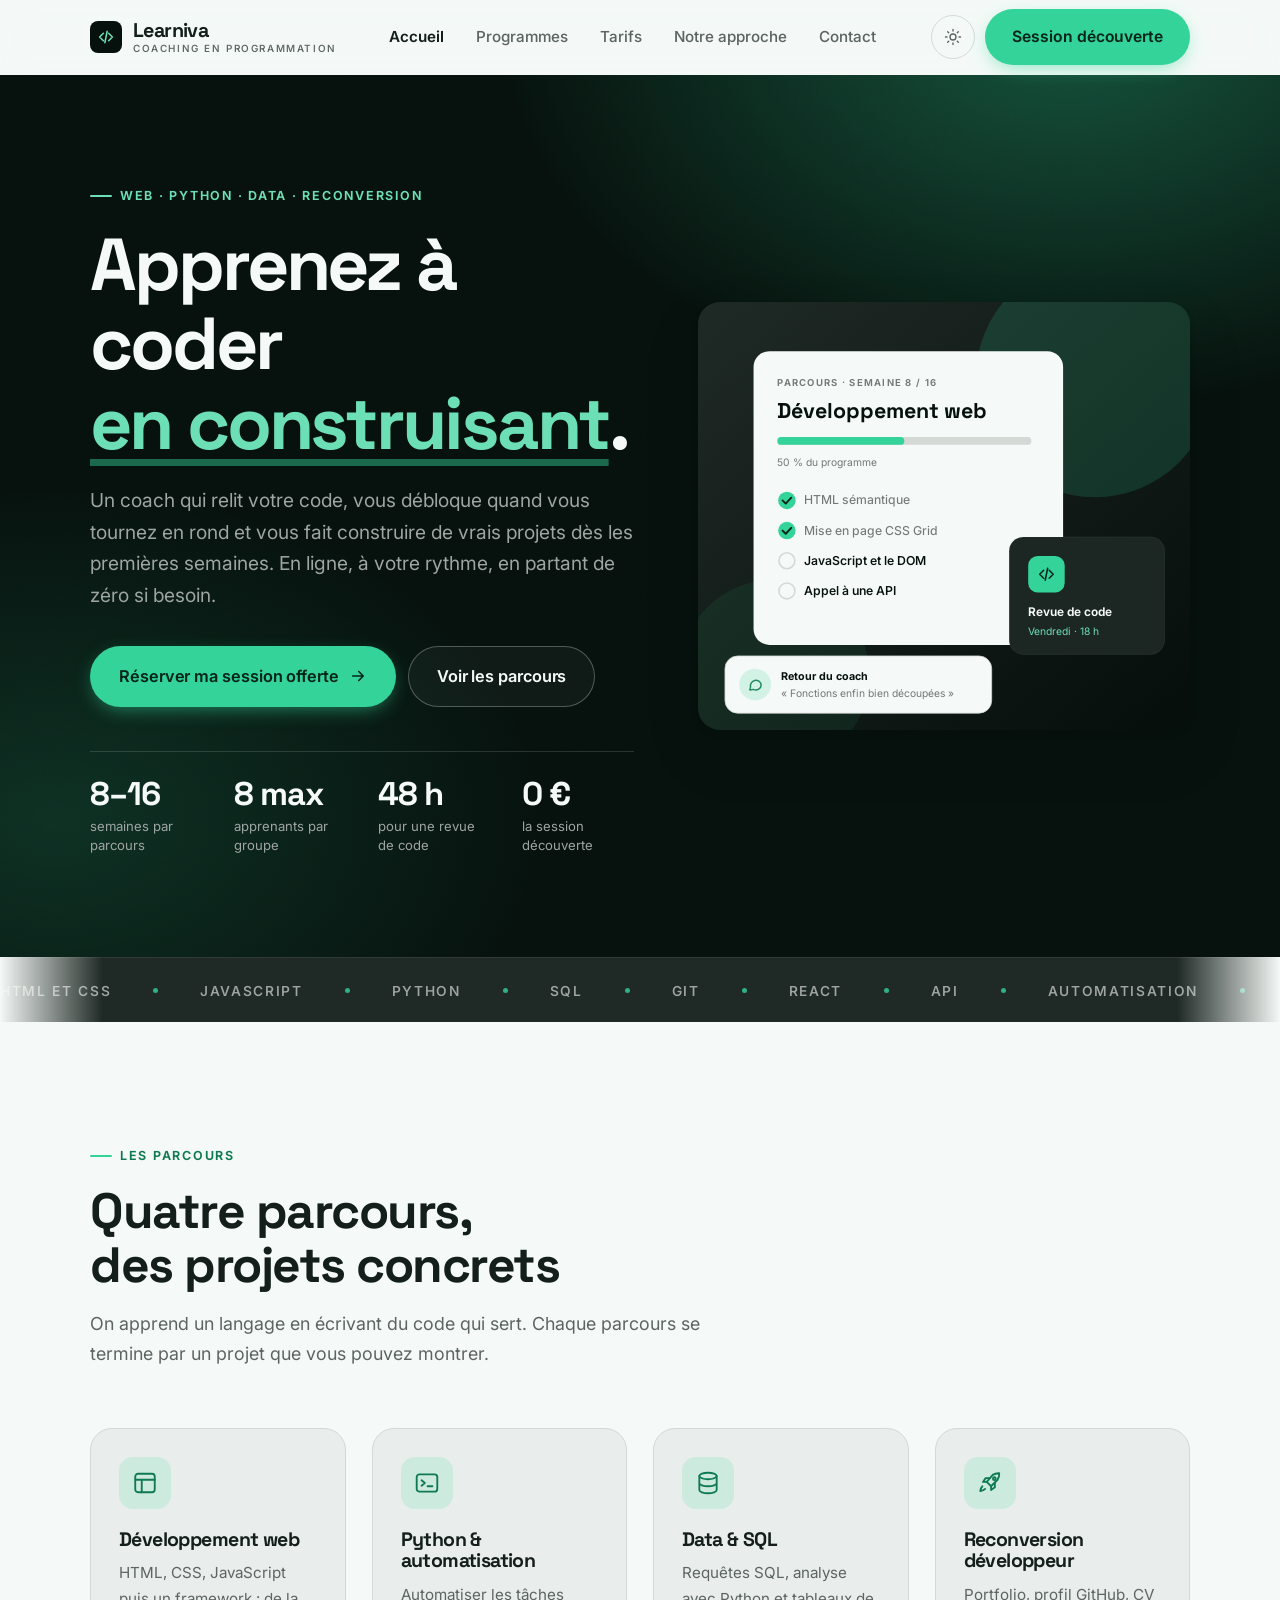
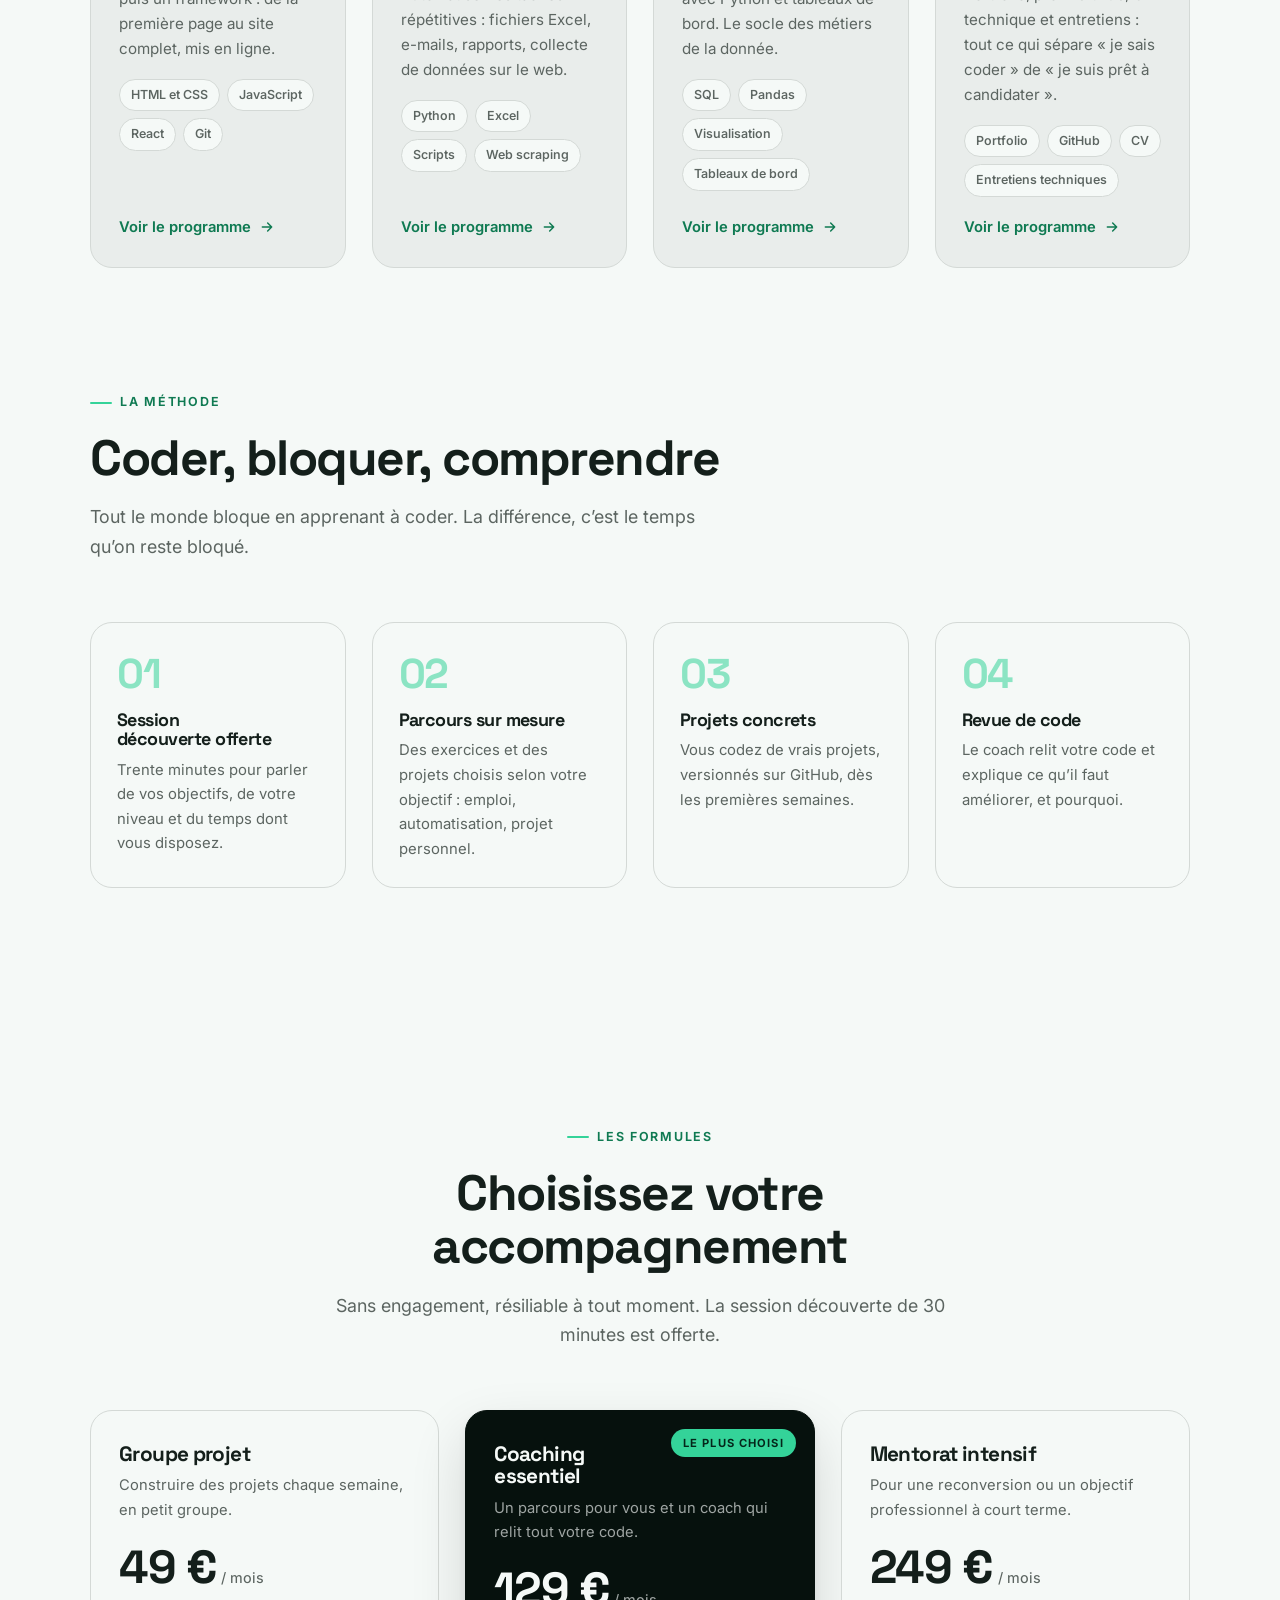
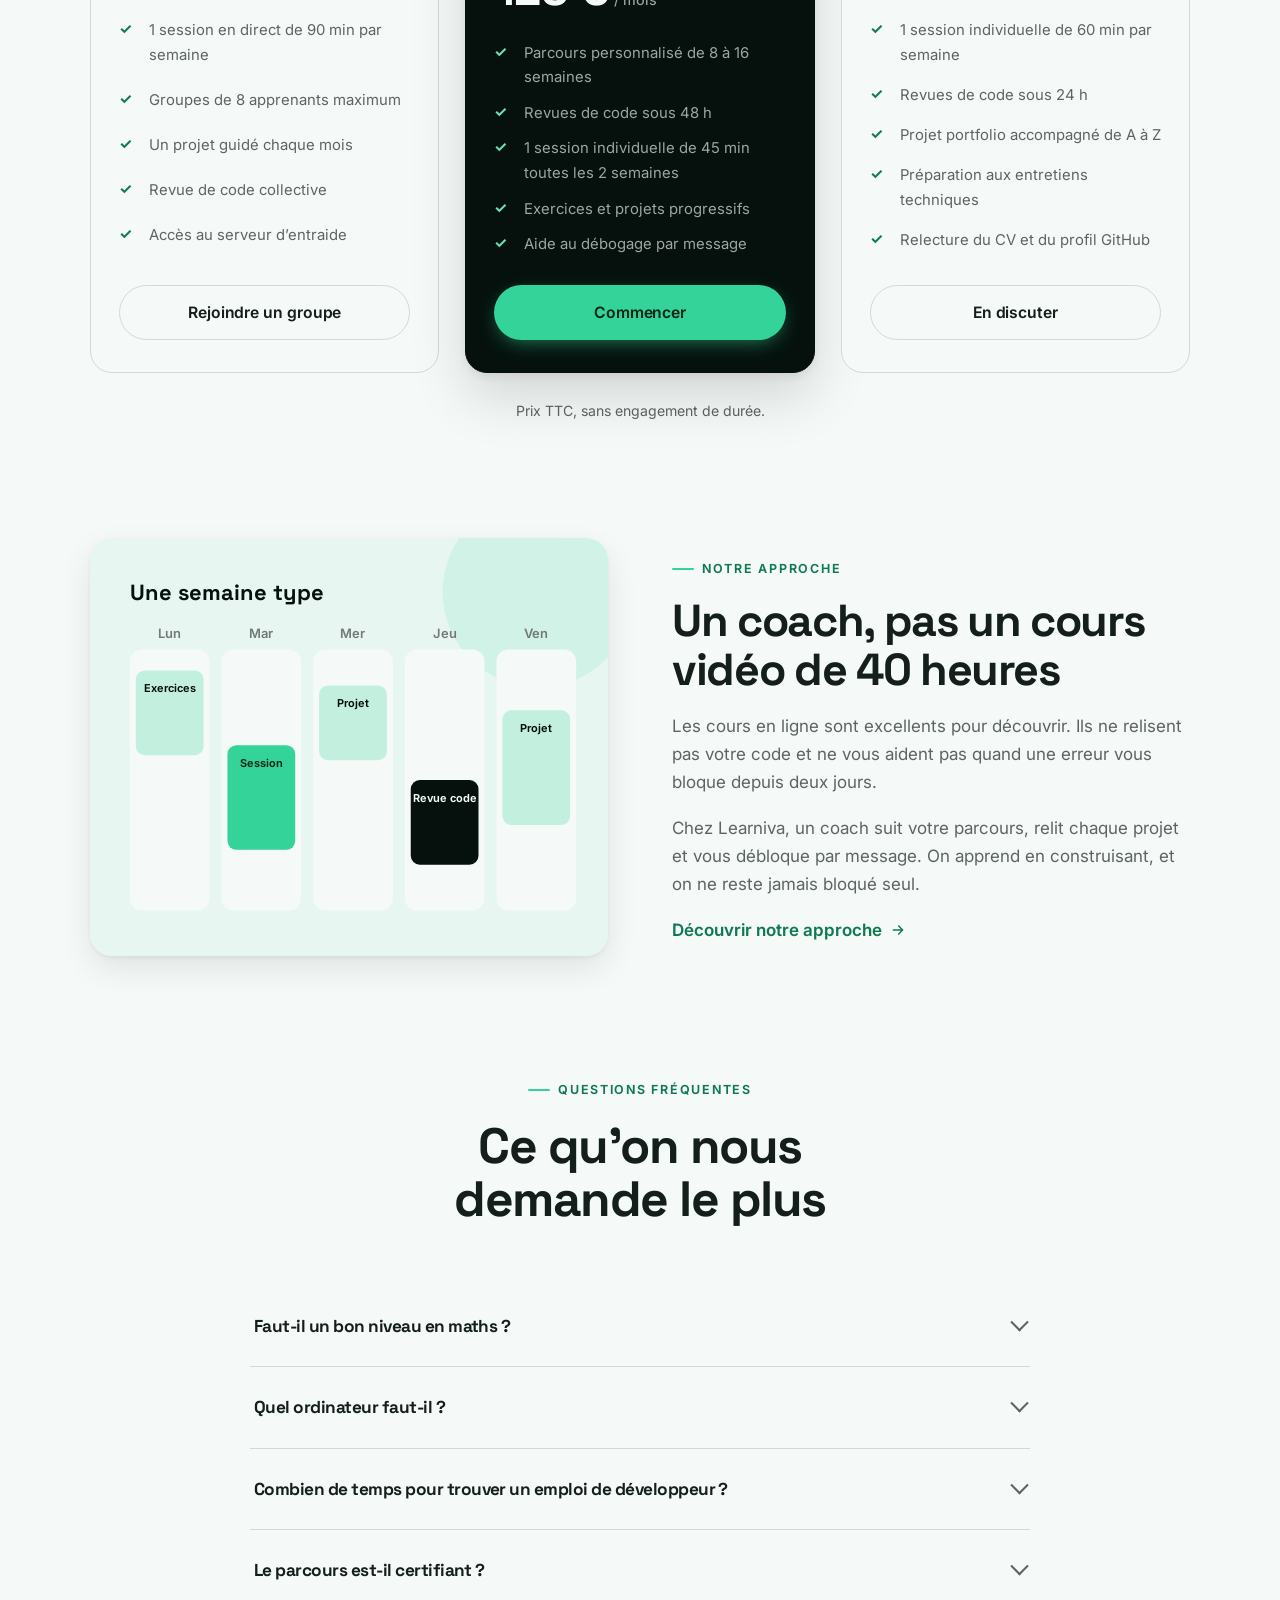
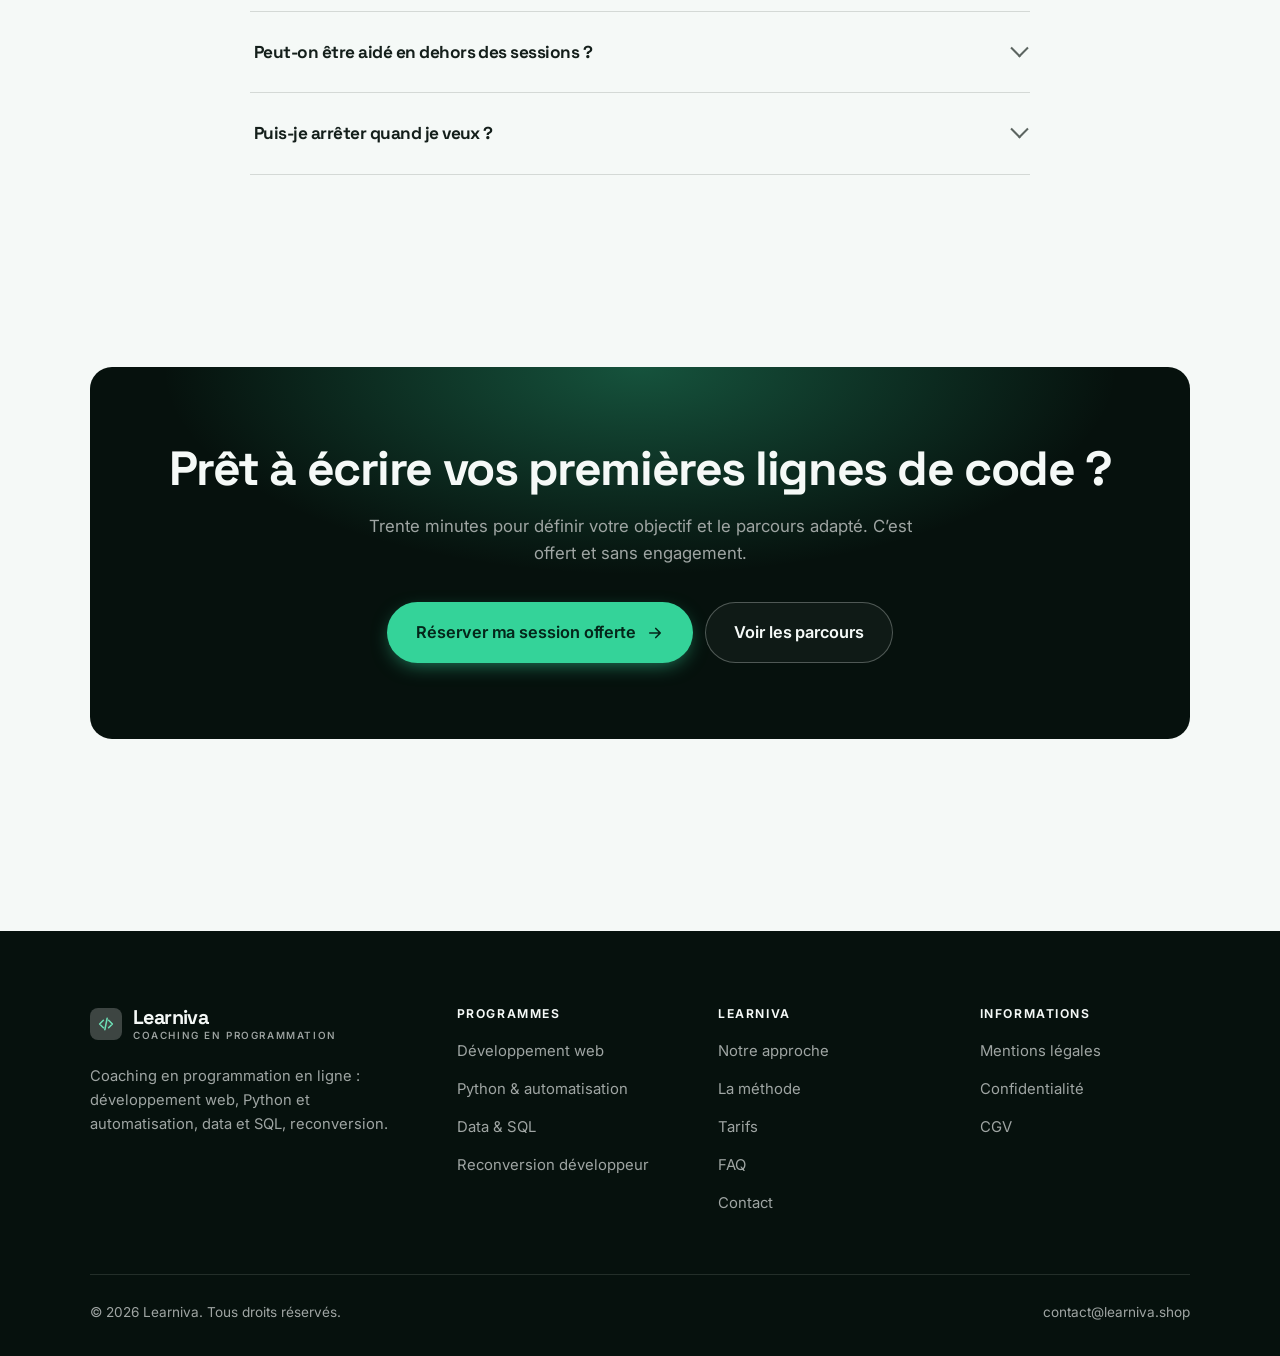
<file: index.html>
<!DOCTYPE html>
<html lang="fr" class="no-js">
<head>
<meta charset="utf-8">
<meta name="viewport" content="width=device-width, initial-scale=1">
<title>Learniva — Coaching en programmation : apprenez à coder en construisant</title>
<meta name="description" content="Coaching en programmation en ligne : développement web, Python, data et SQL, reconversion. Projets concrets, revues de code et session découverte offerte.">
<link rel="canonical" href="https://learniva.shop/">

<meta property="og:type" content="website">
<meta property="og:url" content="https://learniva.shop/">
<meta property="og:site_name" content="Learniva">
<meta property="og:locale" content="fr_FR">
<meta property="og:title" content="Learniva — Coaching en programmation : apprenez à coder en construisant">
<meta property="og:description" content="Coaching en programmation en ligne : développement web, Python, data et SQL, reconversion. Projets concrets, revues de code et session découverte offerte.">
<meta name="theme-color" content="#06110d">

<link rel="icon" href="assets/img/favicon.svg" type="image/svg+xml">
<link rel="preconnect" href="https://fonts.googleapis.com">
<link rel="preconnect" href="https://fonts.gstatic.com" crossorigin>
<link rel="stylesheet" href="https://fonts.googleapis.com/css2?family=Space+Grotesk:wght@400..700&family=Inter:wght@400..700&display=swap">
<link rel="stylesheet" href="assets/css/style.css">

<!-- Thème appliqué avant le premier rendu (évite le flash) -->
<script>
document.documentElement.classList.remove('no-js');
(function(){try{var t=localStorage.getItem('site-theme');if(t){document.documentElement.setAttribute('data-theme',t);}}catch(e){}})();
</script>
<script type="application/ld+json">
{
  "@context": "https://schema.org",
  "@type": "Organization",
  "name": "Learniva",
  "url": "https://learniva.shop/",
  "email": "contact@learniva.shop",
  "description": "Coaching en programmation en ligne : développement web, Python, data et SQL, reconversion. Projets concrets, revues de code et session découverte offerte.",
  "areaServed": "FR",
  "knowsLanguage": "fr"
}
</script>
</head>

<body>
<a class="skip-link" href="#main">Aller au contenu principal</a>

<header class="site-header">
  <nav class="wrap nav" aria-label="Navigation principale">
    <a class="brand" href="index.html">
      <svg class="brand__mark" viewBox="0 0 64 64" aria-hidden="true">
        <rect class="bm-bg" width="64" height="64" rx="16"/>
        <g class="bm-ic" transform="translate(14 14) scale(1.5)" fill="none" stroke-width="2.1" stroke-linecap="round" stroke-linejoin="round"><path d="M8.5 7 3.5 12l5 5M15.5 7l5 5-5 5M13.5 4.5l-3 15"/></g>
      </svg>
      <span>Learniva<span class="brand__sub">Coaching en programmation</span></span>
    </a>

    <ul class="nav__links" id="nav-links">
      <li><a href="index.html" aria-current="page">Accueil</a></li>
      <li><a href="programmes.html">Programmes</a></li>
      <li><a href="index.html#tarifs">Tarifs</a></li>
      <li><a href="a-propos.html">Notre approche</a></li>
      <li><a href="contact.html">Contact</a></li>
      <li><a class="btn btn--primary" href="contact.html">Session découverte</a></li>
    </ul>

    <div class="nav__cta">
      <button class="theme-toggle" type="button" aria-label="Passer en thème sombre">
        <svg class="icon-sun" viewBox="0 0 24 24" fill="none" stroke="currentColor" stroke-width="1.8" stroke-linecap="round" aria-hidden="true"><circle cx="12" cy="12" r="4"/><path d="M12 2v2m0 16v2M2 12h2m16 0h2M4.9 4.9l1.4 1.4m11.4 11.4 1.4 1.4M19.1 4.9l-1.4 1.4M6.3 17.7l-1.4 1.4"/></svg>
        <svg class="icon-moon" viewBox="0 0 24 24" fill="none" stroke="currentColor" stroke-width="1.8" stroke-linecap="round" stroke-linejoin="round" aria-hidden="true"><path d="M21 12.8A9 9 0 1 1 11.2 3a7 7 0 0 0 9.8 9.8z"/></svg>
      </button>
      <a class="btn btn--primary" href="contact.html">Session découverte</a>
      <button class="nav__toggle" type="button" aria-expanded="false" aria-controls="nav-links" aria-label="Ouvrir le menu">
        <svg class="icon-open" viewBox="0 0 24 24" fill="none" stroke="currentColor" stroke-width="2" stroke-linecap="round" aria-hidden="true"><path d="M3 6h18M3 12h18M3 18h18"/></svg>
        <svg class="icon-close" viewBox="0 0 24 24" fill="none" stroke="currentColor" stroke-width="2" stroke-linecap="round" aria-hidden="true"><path d="M6 6l12 12M18 6L6 18"/></svg>
      </button>
    </div>
  </nav>
</header>

<main id="main">

<section class="hero">
  <div class="wrap hero__inner">
    <div>
      <span class="eyebrow hero__eyebrow">Web · Python · Data · Reconversion</span>
      <h1>Apprenez à coder<br> <em>en construisant</em>.</h1>
      <p class="hero__lede">Un coach qui relit votre code, vous débloque quand vous tournez en rond et vous fait construire de vrais projets dès les premières semaines. En ligne, à votre rythme, en partant de zéro si besoin.</p>

      <div class="hero__actions">
        <a class="btn btn--primary btn--lg" href="contact.html">Réserver ma session offerte <svg viewBox="0 0 24 24" fill="none" stroke="currentColor" stroke-width="2.2" stroke-linecap="round" stroke-linejoin="round" aria-hidden="true"><path d="M5 12h14M13 6l6 6-6 6"/></svg></a>
        <a class="btn btn--on-dark btn--lg" href="programmes.html">Voir les parcours</a>
      </div>

      <ul class="hero__proof">
        <li><span class="stat__num">8–16</span><span class="stat__label">semaines par parcours</span></li>
        <li><span class="stat__num">8 max</span><span class="stat__label">apprenants par groupe</span></li>
        <li><span class="stat__num">48 h</span><span class="stat__label">pour une revue de code</span></li>
        <li><span class="stat__num">0 €</span><span class="stat__label">la session découverte</span></li>
      </ul>
    </div>

    <div class="hero__art">
      <svg viewBox="0 0 620 540" role="img" aria-label="Aperçu d’un parcours de développement web en semaine 8 sur 16 : notions travaillées, prochaine revue de code et retour du coach.">
        <defs>
          <linearGradient id="hbg" x1="0" y1="0" x2="1" y2="1">
            <stop offset="0" stop-color="#1f2925"/><stop offset="1" stop-color="#050e0a"/>
          </linearGradient>
        </defs>
        <rect width="620" height="540" rx="22" fill="url(#hbg)"/>
        <circle cx="500" cy="96" r="150" fill="#34d399" opacity=".16"/>
        <circle cx="96" cy="470" r="120" fill="#34d399" opacity=".08"/>

        <g style="font-family: var(--font-body)">
          <!-- Carte programme -->
          <rect x="70" y="62" width="390" height="370" rx="20" fill="#f5f9f7"/>
          <text x="100" y="106" font-size="12" font-weight="650" letter-spacing="1.6" fill="#727976">PARCOURS · SEMAINE 8 / 16</text>
          <text x="100" y="146" font-size="27" font-weight="700" fill="#06110d" style="font-family: var(--font-display)">Développement web</text>
          <rect x="100" y="170" width="320" height="10" rx="5" fill="#d4d9d6"/>
          <rect x="100" y="170" width="160" height="10" rx="5" fill="#34d399"/>
          <text x="100" y="206" font-size="13" fill="#727976">50 % du programme</text>
          <circle cx="112" cy="250" r="11" fill="#34d399"/><path d="M106.5 250l4 4 7-7.5" fill="none" stroke="#04261a" stroke-width="2.4" stroke-linecap="round" stroke-linejoin="round"/><text x="134" y="255" font-size="15.5" fill="#727976" font-weight="450">HTML sémantique</text>
          <circle cx="112" cy="288" r="11" fill="#34d399"/><path d="M106.5 288l4 4 7-7.5" fill="none" stroke="#04261a" stroke-width="2.4" stroke-linecap="round" stroke-linejoin="round"/><text x="134" y="293" font-size="15.5" fill="#727976" font-weight="450">Mise en page CSS Grid</text>
          <circle cx="112" cy="326" r="10" fill="none" stroke="#d4d9d6" stroke-width="2"/><text x="134" y="331" font-size="15.5" fill="#06110d" font-weight="560">JavaScript et le DOM</text>
          <circle cx="112" cy="364" r="10" fill="none" stroke="#d4d9d6" stroke-width="2"/><text x="134" y="369" font-size="15.5" fill="#06110d" font-weight="560">Appel à une API</text>

          <!-- Carte séance -->
          <rect x="392" y="296" width="196" height="148" rx="18" fill="#1c2623" stroke="#ffffff" stroke-opacity=".08"/>
          <rect x="416" y="320" width="46" height="46" rx="12" fill="#34d399"/>
          <g transform="translate(427 331)" fill="none" stroke="#04261a" color="#04261a" stroke-width="2" stroke-linecap="round" stroke-linejoin="round"><path d="M8.5 7 3.5 12l5 5M15.5 7l5 5-5 5M13.5 4.5l-3 15"/></g>
          <text x="416" y="396" font-size="15" font-weight="650" fill="#f5f9f7">Revue de code</text>
          <text x="416" y="420" font-size="13" fill="#6ddfb6">Vendredi · 18 h</text>

          <!-- Retour du coach -->
          <rect x="34" y="446" width="336" height="72" rx="16" fill="#f5f9f7" stroke="#d4d9d6"/>
          <circle cx="72" cy="482" r="20" fill="#d2f2e6"/>
          <g transform="translate(62 472) scale(.84)" fill="none" stroke="#228963" stroke-width="2.2" stroke-linecap="round" stroke-linejoin="round"><path d="M21 12a8 8 0 0 1-11.6 7.1L4 20l1-4.6A8 8 0 1 1 21 12z"/></g>
          <text x="104" y="476" font-size="13.5" font-weight="700" fill="#06110d">Retour du coach</text>
          <text x="104" y="498" font-size="13" fill="#727976">« Fonctions enfin bien découpées »</text>
        </g>
      </svg>
    </div>
  </div>
</section>

<div class="marquee" aria-hidden="true">
  <div class="marquee__track"><span>HTML et CSS</span><span>JavaScript</span><span>Python</span><span>SQL</span><span>Git</span><span>React</span><span>API</span><span>Automatisation</span><span>Portfolio</span><span>Entretiens techniques</span><span>HTML et CSS</span><span>JavaScript</span><span>Python</span><span>SQL</span><span>Git</span><span>React</span><span>API</span><span>Automatisation</span><span>Portfolio</span><span>Entretiens techniques</span></div>
</div>

<section class="section wrap" id="programmes">
  <div class="section-head reveal">
    <span class="eyebrow">Les parcours</span>
    <h2>Quatre parcours, des projets concrets</h2>
    <p>On apprend un langage en écrivant du code qui sert. Chaque parcours se termine par un projet que vous pouvez montrer.</p>
  </div>
  <div class="grid grid--4 reveal-group">
    <a class="card" href="programmes.html#web">
      <div class="card__icon"><svg viewBox="0 0 24 24" fill="none" stroke="currentColor" stroke-width="1.7" stroke-linecap="round" stroke-linejoin="round" aria-hidden="true"><rect x="3" y="3.5" width="18" height="17" rx="2.5"/><path d="M3 9h18M9 9v11.5"/></svg></div>
      <h3>Développement web</h3>
      <p>HTML, CSS, JavaScript puis un framework : de la première page au site complet, mis en ligne.</p>
      <ul class="tags"><li>HTML et CSS</li><li>JavaScript</li><li>React</li><li>Git</li></ul>
      <span class="arrow-link">Voir le programme <svg viewBox="0 0 24 24" fill="none" stroke="currentColor" stroke-width="2.2" stroke-linecap="round" stroke-linejoin="round" aria-hidden="true"><path d="M5 12h14M13 6l6 6-6 6"/></svg></span>
    </a>
    <a class="card" href="programmes.html#python">
      <div class="card__icon"><svg viewBox="0 0 24 24" fill="none" stroke="currentColor" stroke-width="1.7" stroke-linecap="round" stroke-linejoin="round" aria-hidden="true"><rect x="2.5" y="4" width="19" height="16" rx="2.5"/><path d="M7 9.5l3 2.5-3 2.5M12.5 15H17"/></svg></div>
      <h3>Python &amp; automatisation</h3>
      <p>Automatiser les tâches répétitives : fichiers Excel, e-mails, rapports, collecte de données sur le web.</p>
      <ul class="tags"><li>Python</li><li>Excel</li><li>Scripts</li><li>Web scraping</li></ul>
      <span class="arrow-link">Voir le programme <svg viewBox="0 0 24 24" fill="none" stroke="currentColor" stroke-width="2.2" stroke-linecap="round" stroke-linejoin="round" aria-hidden="true"><path d="M5 12h14M13 6l6 6-6 6"/></svg></span>
    </a>
    <a class="card" href="programmes.html#data">
      <div class="card__icon"><svg viewBox="0 0 24 24" fill="none" stroke="currentColor" stroke-width="1.7" stroke-linecap="round" stroke-linejoin="round" aria-hidden="true"><ellipse cx="12" cy="5.5" rx="8" ry="3"/><path d="M4 5.5v13c0 1.7 3.6 3 8 3s8-1.3 8-3v-13M4 12c0 1.7 3.6 3 8 3s8-1.3 8-3"/></svg></div>
      <h3>Data &amp; SQL</h3>
      <p>Requêtes SQL, analyse avec Python et tableaux de bord. Le socle des métiers de la donnée.</p>
      <ul class="tags"><li>SQL</li><li>Pandas</li><li>Visualisation</li><li>Tableaux de bord</li></ul>
      <span class="arrow-link">Voir le programme <svg viewBox="0 0 24 24" fill="none" stroke="currentColor" stroke-width="2.2" stroke-linecap="round" stroke-linejoin="round" aria-hidden="true"><path d="M5 12h14M13 6l6 6-6 6"/></svg></span>
    </a>
    <a class="card" href="programmes.html#reconversion">
      <div class="card__icon"><svg viewBox="0 0 24 24" fill="none" stroke="currentColor" stroke-width="1.7" stroke-linecap="round" stroke-linejoin="round" aria-hidden="true"><path d="M5 15c-1.5 1.3-2 4.5-2 4.5s3.2-.5 4.5-2M14.5 4.5c2.3-1.4 4.6-1.6 6-1.5.1 1.4-.1 3.7-1.5 6L13 15l-4-4z"/><path d="M9 11H5.5L8 7.5h4M13 15v3.5L16.5 16v-4"/><circle cx="16" cy="8" r="1.3"/></svg></div>
      <h3>Reconversion développeur</h3>
      <p>Portfolio, profil GitHub, CV technique et entretiens : tout ce qui sépare « je sais coder » de « je suis prêt à candidater ».</p>
      <ul class="tags"><li>Portfolio</li><li>GitHub</li><li>CV</li><li>Entretiens techniques</li></ul>
      <span class="arrow-link">Voir le programme <svg viewBox="0 0 24 24" fill="none" stroke="currentColor" stroke-width="2.2" stroke-linecap="round" stroke-linejoin="round" aria-hidden="true"><path d="M5 12h14M13 6l6 6-6 6"/></svg></span>
    </a>
  </div>
</section>

<section class="section section--flush wrap" id="methode">
  <div class="section-head reveal">
    <span class="eyebrow">La méthode</span>
    <h2>Coder, bloquer, comprendre</h2>
    <p>Tout le monde bloque en apprenant à coder. La différence, c’est le temps qu’on reste bloqué.</p>
  </div>
  <div class="grid grid--4 steps reveal-group">
    <article class="step">
      <h3>Session découverte offerte</h3>
      <p>Trente minutes pour parler de vos objectifs, de votre niveau et du temps dont vous disposez.</p>
    </article>
    <article class="step">
      <h3>Parcours sur mesure</h3>
      <p>Des exercices et des projets choisis selon votre objectif : emploi, automatisation, projet personnel.</p>
    </article>
    <article class="step">
      <h3>Projets concrets</h3>
      <p>Vous codez de vrais projets, versionnés sur GitHub, dès les premières semaines.</p>
    </article>
    <article class="step">
      <h3>Revue de code</h3>
      <p>Le coach relit votre code et explique ce qu’il faut améliorer, et pourquoi.</p>
    </article>
  </div>
</section>

<section class="section wrap" id="tarifs">
  <div class="section-head section-head--center reveal">
    <span class="eyebrow">Les formules</span>
    <h2>Choisissez votre accompagnement</h2>
    <p>Sans engagement, résiliable à tout moment. La session découverte de 30 minutes est offerte.</p>
  </div>
  <div class="grid grid--3 plans reveal-group">
    <article class="plan">
      
      <h3>Groupe projet</h3>
      <p class="plan__desc">Construire des projets chaque semaine, en petit groupe.</p>
      <p class="plan__price">49 €<span class="plan__period">/ mois</span></p>
      <ul class="plan__features">
        <li>1 session en direct de 90 min par semaine</li>
        <li>Groupes de 8 apprenants maximum</li>
        <li>Un projet guidé chaque mois</li>
        <li>Revue de code collective</li>
        <li>Accès au serveur d’entraide</li>
      </ul>
      <a class="btn btn--ghost btn--block" href="contact.html">Rejoindre un groupe</a>
    </article>
    <article class="plan plan--featured">
      <span class="plan__tag">Le plus choisi</span>
      <h3>Coaching essentiel</h3>
      <p class="plan__desc">Un parcours pour vous et un coach qui relit tout votre code.</p>
      <p class="plan__price">129 €<span class="plan__period">/ mois</span></p>
      <ul class="plan__features">
        <li>Parcours personnalisé de 8 à 16 semaines</li>
        <li>Revues de code sous 48 h</li>
        <li>1 session individuelle de 45 min toutes les 2 semaines</li>
        <li>Exercices et projets progressifs</li>
        <li>Aide au débogage par message</li>
      </ul>
      <a class="btn btn--primary btn--block" href="contact.html">Commencer</a>
    </article>
    <article class="plan">
      
      <h3>Mentorat intensif</h3>
      <p class="plan__desc">Pour une reconversion ou un objectif professionnel à court terme.</p>
      <p class="plan__price">249 €<span class="plan__period">/ mois</span></p>
      <ul class="plan__features">
        <li>1 session individuelle de 60 min par semaine</li>
        <li>Revues de code sous 24 h</li>
        <li>Projet portfolio accompagné de A à Z</li>
        <li>Préparation aux entretiens techniques</li>
        <li>Relecture du CV et du profil GitHub</li>
      </ul>
      <a class="btn btn--ghost btn--block" href="contact.html">En discuter</a>
    </article>
  </div>
  <p class="plans-note">Prix TTC, sans engagement de durée.</p>
</section>

<section class="section section--flush wrap">
  <div class="split reveal">
    <div class="split__art">
      <svg viewBox="0 0 520 420" role="img" aria-label="Exemple de semaine type : Exercices, Session, Projet, Revue code, Projet.">
        <rect width="520" height="420" rx="20" fill="#e7f6f0"/>
        <circle cx="450" cy="54" r="96" fill="#34d399" opacity=".12"/>
        <g style="font-family: var(--font-body)">
        <text x="40" y="62" font-size="22" font-weight="700" fill="#06110d" style="font-family: var(--font-display)">Une semaine type</text>
        <text x="80" y="100" text-anchor="middle" font-size="13" font-weight="600" fill="#727976">Lun</text>
        <rect x="40" y="112" width="80" height="262" rx="12" fill="#f5f9f7"/>
        <rect x="46" y="133" width="68" height="85" rx="9" fill="#c3efdf"/>
        <text x="80" y="155" text-anchor="middle" font-size="11" font-weight="650" fill="#06110d">Exercices</text>
        <text x="172" y="100" text-anchor="middle" font-size="13" font-weight="600" fill="#727976">Mar</text>
        <rect x="132" y="112" width="80" height="262" rx="12" fill="#f5f9f7"/>
        <rect x="138" y="208" width="68" height="105" rx="9" fill="#34d399"/>
        <text x="172" y="230" text-anchor="middle" font-size="11" font-weight="650" fill="#04261a">Session</text>
        <text x="264" y="100" text-anchor="middle" font-size="13" font-weight="600" fill="#727976">Mer</text>
        <rect x="224" y="112" width="80" height="262" rx="12" fill="#f5f9f7"/>
        <rect x="230" y="148" width="68" height="75" rx="9" fill="#c3efdf"/>
        <text x="264" y="170" text-anchor="middle" font-size="11" font-weight="650" fill="#06110d">Projet</text>
        <text x="356" y="100" text-anchor="middle" font-size="13" font-weight="600" fill="#727976">Jeu</text>
        <rect x="316" y="112" width="80" height="262" rx="12" fill="#f5f9f7"/>
        <rect x="322" y="243" width="68" height="85" rx="9" fill="#06110d"/>
        <text x="356" y="265" text-anchor="middle" font-size="11" font-weight="650" fill="#f5f9f7">Revue code</text>
        <text x="448" y="100" text-anchor="middle" font-size="13" font-weight="600" fill="#727976">Ven</text>
        <rect x="408" y="112" width="80" height="262" rx="12" fill="#f5f9f7"/>
        <rect x="414" y="173" width="68" height="115" rx="9" fill="#c3efdf"/>
        <text x="448" y="195" text-anchor="middle" font-size="11" font-weight="650" fill="#06110d">Projet</text>
        </g>
      </svg>
    </div>
    <div>
      <span class="eyebrow">Notre approche</span>
      <h2>Un coach, pas un cours vidéo de 40 heures</h2>
      <p>Les cours en ligne sont excellents pour découvrir. Ils ne relisent pas votre code et ne vous aident pas quand une erreur vous bloque depuis deux jours.</p>
      <p>Chez Learniva, un coach suit votre parcours, relit chaque projet et vous débloque par message. On apprend en construisant, et on ne reste jamais bloqué seul.</p>
      <p><a class="arrow-link" href="a-propos.html">Découvrir notre approche <svg viewBox="0 0 24 24" fill="none" stroke="currentColor" stroke-width="2.2" stroke-linecap="round" stroke-linejoin="round" aria-hidden="true"><path d="M5 12h14M13 6l6 6-6 6"/></svg></a></p>
    </div>
  </div>
</section>

<section class="section section--flush wrap" id="faq">
  <div class="section-head section-head--center reveal">
    <span class="eyebrow">Questions fréquentes</span>
    <h2>Ce qu’on nous demande le plus</h2>
  </div>
  <div class="faq reveal">
    <details>
      <summary>Faut-il un bon niveau en maths ?</summary>
      <p>Non. Le développement web et l’automatisation demandent surtout de la logique et de la persévérance. Des bases de calcul suffisent.</p>
    </details>
    <details>
      <summary>Quel ordinateur faut-il ?</summary>
      <p>Un ordinateur de moins de dix ans sous Windows, macOS ou Linux suffit. Tous les outils utilisés sont gratuits.</p>
    </details>
    <details>
      <summary>Combien de temps pour trouver un emploi de développeur ?</summary>
      <p>Cela dépend beaucoup du point de départ et du temps disponible : comptez plusieurs mois de travail régulier. Nous ne promettons ni délai ni embauche.</p>
    </details>
    <details>
      <summary>Le parcours est-il certifiant ?</summary>
      <p>Non. Le coaching ne délivre ni diplôme ni titre RNCP. Pour un recruteur, ce qui compte avant tout, ce sont vos projets et votre capacité à en parler.</p>
    </details>
    <details>
      <summary>Peut-on être aidé en dehors des sessions ?</summary>
      <p>Oui, par message du lundi au vendredi, dans les formules Coaching essentiel et Mentorat intensif.</p>
    </details>
    <details>
      <summary>Puis-je arrêter quand je veux ?</summary>
      <p>Oui. Aucune formule n’a d’engagement : vous résiliez à tout moment et l’accès reste ouvert jusqu’à la fin du mois déjà payé.</p>
    </details>
  </div>
</section>

<section class="wrap section--tight">
  <div class="cta-band reveal">
    <h2>Prêt à écrire vos premières lignes de code ?</h2>
    <p>Trente minutes pour définir votre objectif et le parcours adapté. C’est offert et sans engagement.</p>
    <div class="hero__actions">
      <a class="btn btn--primary btn--lg" href="contact.html">Réserver ma session offerte <svg viewBox="0 0 24 24" fill="none" stroke="currentColor" stroke-width="2.2" stroke-linecap="round" stroke-linejoin="round" aria-hidden="true"><path d="M5 12h14M13 6l6 6-6 6"/></svg></a>
      <a class="btn btn--on-dark btn--lg" href="programmes.html">Voir les parcours</a>
    </div>
  </div>
</section>

</main>

<footer class="site-footer">
  <div class="wrap">
    <div class="footer__grid">
      <div class="footer__brand">
        <a class="brand" href="index.html">
          <svg class="brand__mark" viewBox="0 0 64 64" aria-hidden="true">
        <rect class="bm-bg" width="64" height="64" rx="16"/>
        <g class="bm-ic" transform="translate(14 14) scale(1.5)" fill="none" stroke-width="2.1" stroke-linecap="round" stroke-linejoin="round"><path d="M8.5 7 3.5 12l5 5M15.5 7l5 5-5 5M13.5 4.5l-3 15"/></g>
      </svg>
          <span>Learniva<span class="brand__sub">Coaching en programmation</span></span>
        </a>
        <p>Coaching en programmation en ligne : développement web, Python et automatisation, data et SQL, reconversion.</p>
      </div>

      <div class="footer__col">
        <h4>Programmes</h4>
        <ul>
          <li><a href="programmes.html#web">Développement web</a></li>
          <li><a href="programmes.html#python">Python &amp; automatisation</a></li>
          <li><a href="programmes.html#data">Data &amp; SQL</a></li>
          <li><a href="programmes.html#reconversion">Reconversion développeur</a></li>
        </ul>
      </div>

      <div class="footer__col">
        <h4>Learniva</h4>
        <ul>
          <li><a href="a-propos.html">Notre approche</a></li>
          <li><a href="index.html#methode">La méthode</a></li>
          <li><a href="index.html#tarifs">Tarifs</a></li>
          <li><a href="index.html#faq">FAQ</a></li>
          <li><a href="contact.html">Contact</a></li>
        </ul>
      </div>

      <div class="footer__col">
        <h4>Informations</h4>
        <ul>
          <li><a href="mentions-legales.html">Mentions légales</a></li>
          <li><a href="mentions-legales.html#confidentialite">Confidentialité</a></li>
          <li><a href="mentions-legales.html#cgv">CGV</a></li>
        </ul>
      </div>
    </div>

    <div class="footer__bottom">
      <p>© <span data-year>2026</span> Learniva. Tous droits réservés.</p>
      <p><a href="mailto:contact@learniva.shop">contact@learniva.shop</a></p>
    </div>
  </div>
</footer>

<script src="assets/js/main.js" defer></script>
</body>
</html>
</file>
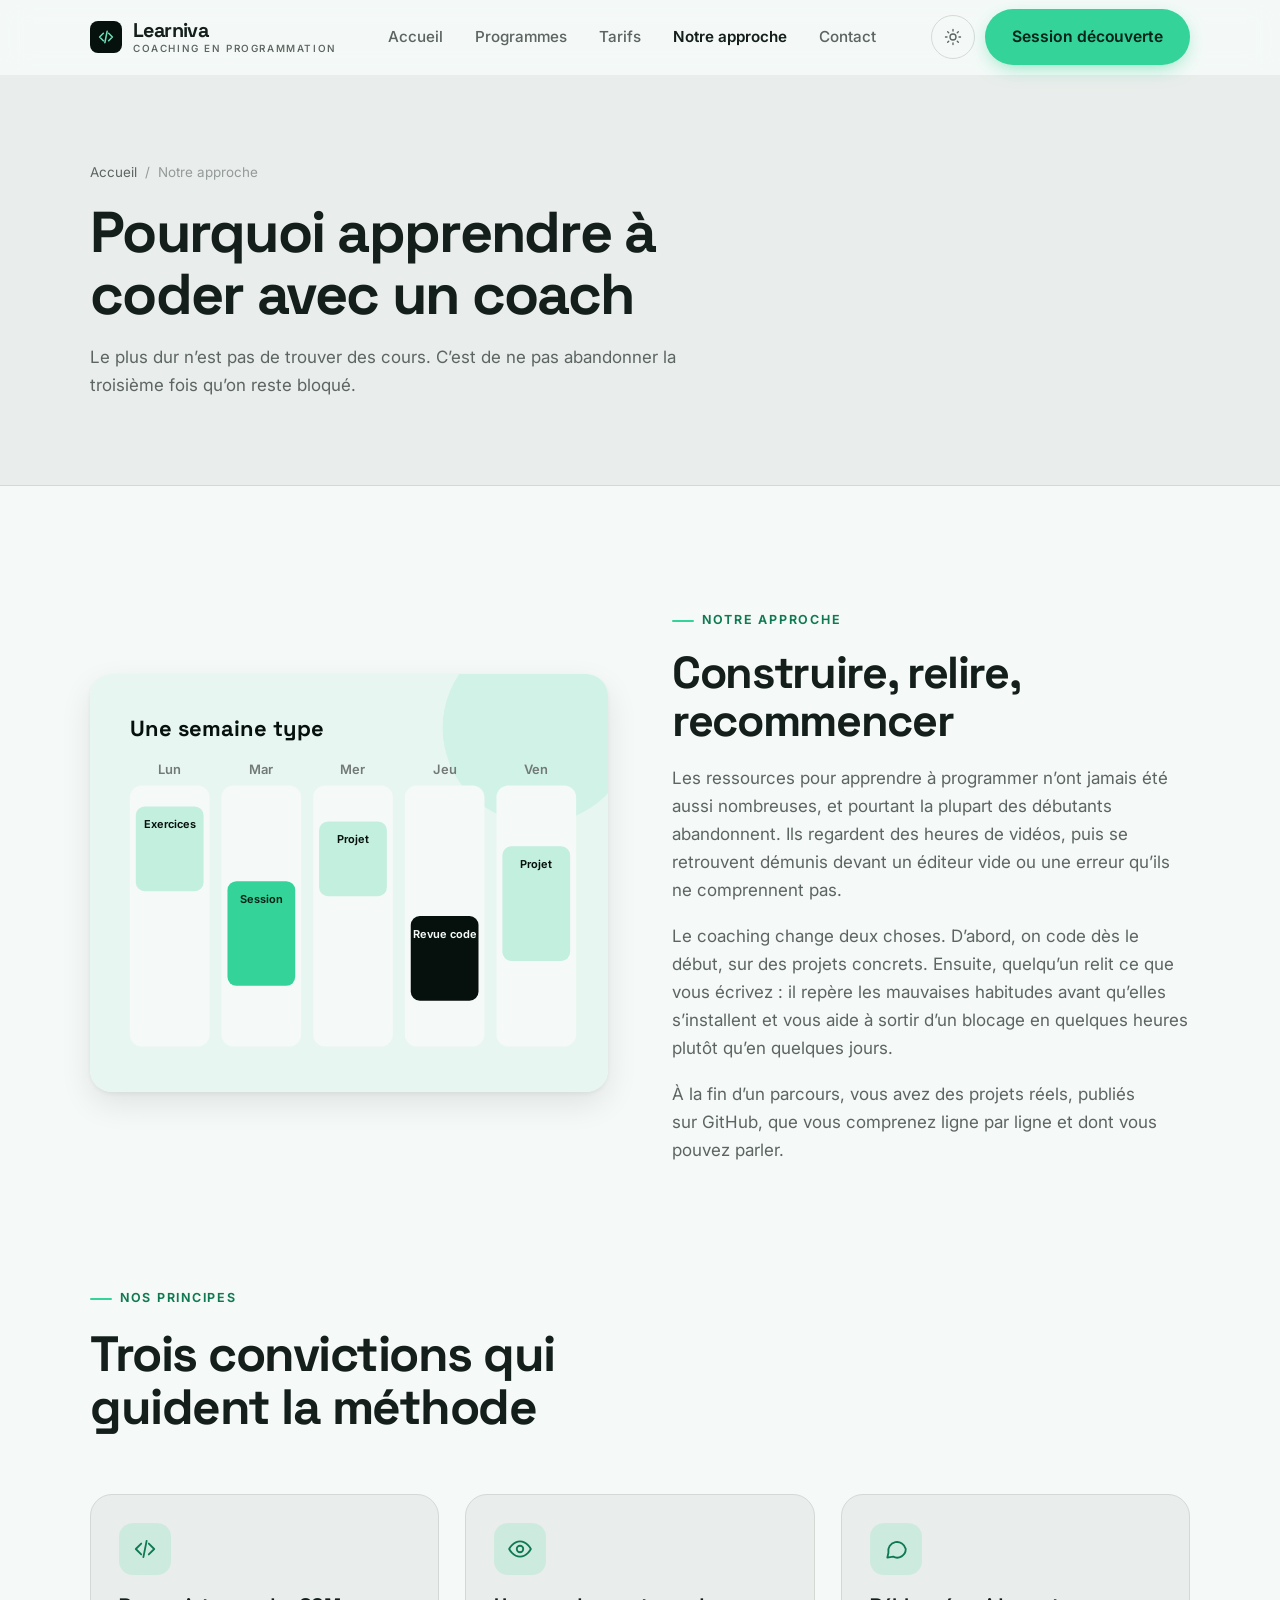
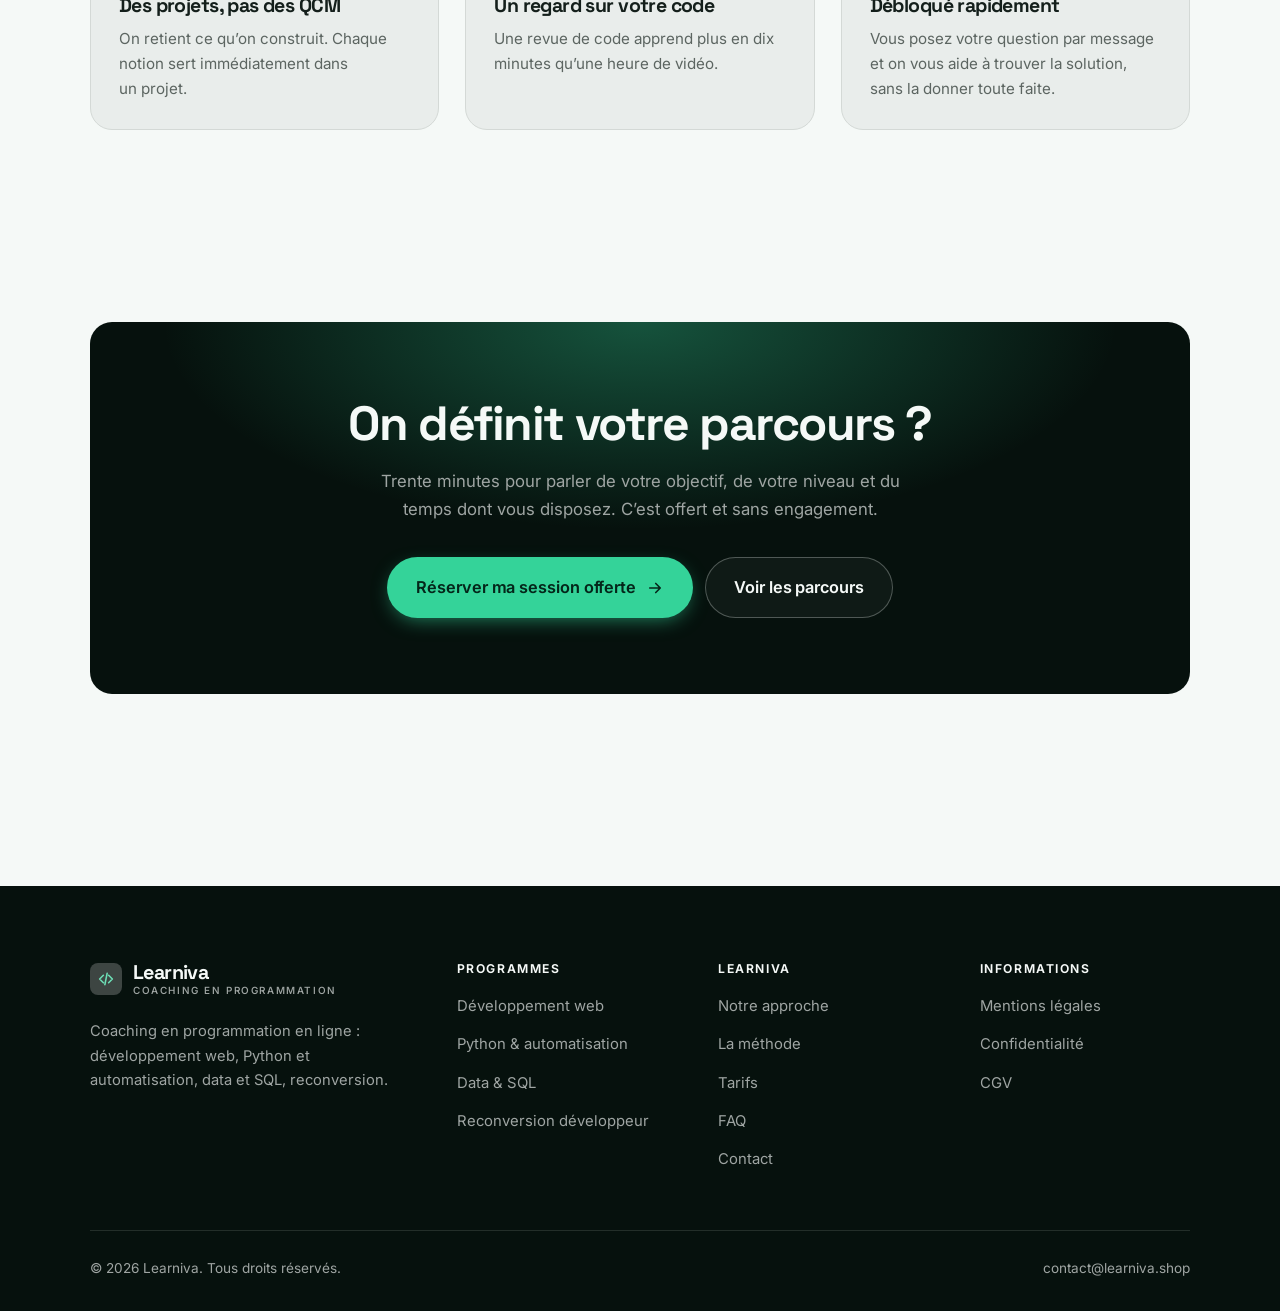
<file: a-propos.html>
<!DOCTYPE html>
<html lang="fr" class="no-js">
<head>
<meta charset="utf-8">
<meta name="viewport" content="width=device-width, initial-scale=1">
<title>Notre approche — Learniva</title>
<meta name="description" content="Pourquoi apprendre à coder avec un coach plutôt que seul avec des cours en ligne, et les principes de Learniva.">
<link rel="canonical" href="https://learniva.shop/a-propos.html">

<meta property="og:type" content="website">
<meta property="og:url" content="https://learniva.shop/a-propos.html">
<meta property="og:site_name" content="Learniva">
<meta property="og:locale" content="fr_FR">
<meta property="og:title" content="Notre approche — Learniva">
<meta property="og:description" content="Pourquoi apprendre à coder avec un coach plutôt que seul avec des cours en ligne, et les principes de Learniva.">
<meta name="theme-color" content="#06110d">

<link rel="icon" href="assets/img/favicon.svg" type="image/svg+xml">
<link rel="preconnect" href="https://fonts.googleapis.com">
<link rel="preconnect" href="https://fonts.gstatic.com" crossorigin>
<link rel="stylesheet" href="https://fonts.googleapis.com/css2?family=Space+Grotesk:wght@400..700&family=Inter:wght@400..700&display=swap">
<link rel="stylesheet" href="assets/css/style.css">

<!-- Thème appliqué avant le premier rendu (évite le flash) -->
<script>
document.documentElement.classList.remove('no-js');
(function(){try{var t=localStorage.getItem('site-theme');if(t){document.documentElement.setAttribute('data-theme',t);}}catch(e){}})();
</script>
</head>

<body>
<a class="skip-link" href="#main">Aller au contenu principal</a>

<header class="site-header">
  <nav class="wrap nav" aria-label="Navigation principale">
    <a class="brand" href="index.html">
      <svg class="brand__mark" viewBox="0 0 64 64" aria-hidden="true">
        <rect class="bm-bg" width="64" height="64" rx="16"/>
        <g class="bm-ic" transform="translate(14 14) scale(1.5)" fill="none" stroke-width="2.1" stroke-linecap="round" stroke-linejoin="round"><path d="M8.5 7 3.5 12l5 5M15.5 7l5 5-5 5M13.5 4.5l-3 15"/></g>
      </svg>
      <span>Learniva<span class="brand__sub">Coaching en programmation</span></span>
    </a>

    <ul class="nav__links" id="nav-links">
      <li><a href="index.html">Accueil</a></li>
      <li><a href="programmes.html">Programmes</a></li>
      <li><a href="index.html#tarifs">Tarifs</a></li>
      <li><a href="a-propos.html" aria-current="page">Notre approche</a></li>
      <li><a href="contact.html">Contact</a></li>
      <li><a class="btn btn--primary" href="contact.html">Session découverte</a></li>
    </ul>

    <div class="nav__cta">
      <button class="theme-toggle" type="button" aria-label="Passer en thème sombre">
        <svg class="icon-sun" viewBox="0 0 24 24" fill="none" stroke="currentColor" stroke-width="1.8" stroke-linecap="round" aria-hidden="true"><circle cx="12" cy="12" r="4"/><path d="M12 2v2m0 16v2M2 12h2m16 0h2M4.9 4.9l1.4 1.4m11.4 11.4 1.4 1.4M19.1 4.9l-1.4 1.4M6.3 17.7l-1.4 1.4"/></svg>
        <svg class="icon-moon" viewBox="0 0 24 24" fill="none" stroke="currentColor" stroke-width="1.8" stroke-linecap="round" stroke-linejoin="round" aria-hidden="true"><path d="M21 12.8A9 9 0 1 1 11.2 3a7 7 0 0 0 9.8 9.8z"/></svg>
      </button>
      <a class="btn btn--primary" href="contact.html">Session découverte</a>
      <button class="nav__toggle" type="button" aria-expanded="false" aria-controls="nav-links" aria-label="Ouvrir le menu">
        <svg class="icon-open" viewBox="0 0 24 24" fill="none" stroke="currentColor" stroke-width="2" stroke-linecap="round" aria-hidden="true"><path d="M3 6h18M3 12h18M3 18h18"/></svg>
        <svg class="icon-close" viewBox="0 0 24 24" fill="none" stroke="currentColor" stroke-width="2" stroke-linecap="round" aria-hidden="true"><path d="M6 6l12 12M18 6L6 18"/></svg>
      </button>
    </div>
  </nav>
</header>

<main id="main">

<section class="page-head">
  <div class="wrap">
    <nav class="breadcrumb" aria-label="Fil d’Ariane">
      <a href="index.html">Accueil</a><span>/</span><span aria-current="page">Notre approche</span>
    </nav>
    <h1>Pourquoi apprendre à coder avec un coach</h1>
    <p>Le plus dur n’est pas de trouver des cours. C’est de ne pas abandonner la troisième fois qu’on reste bloqué.</p>
  </div>
</section>

<section class="section wrap">
  <div class="split reveal">
    <div class="split__art">
      <svg viewBox="0 0 520 420" role="img" aria-label="Exemple de semaine type : Exercices, Session, Projet, Revue code, Projet.">
        <rect width="520" height="420" rx="20" fill="#e7f6f0"/>
        <circle cx="450" cy="54" r="96" fill="#34d399" opacity=".12"/>
        <g style="font-family: var(--font-body)">
        <text x="40" y="62" font-size="22" font-weight="700" fill="#06110d" style="font-family: var(--font-display)">Une semaine type</text>
        <text x="80" y="100" text-anchor="middle" font-size="13" font-weight="600" fill="#727976">Lun</text>
        <rect x="40" y="112" width="80" height="262" rx="12" fill="#f5f9f7"/>
        <rect x="46" y="133" width="68" height="85" rx="9" fill="#c3efdf"/>
        <text x="80" y="155" text-anchor="middle" font-size="11" font-weight="650" fill="#06110d">Exercices</text>
        <text x="172" y="100" text-anchor="middle" font-size="13" font-weight="600" fill="#727976">Mar</text>
        <rect x="132" y="112" width="80" height="262" rx="12" fill="#f5f9f7"/>
        <rect x="138" y="208" width="68" height="105" rx="9" fill="#34d399"/>
        <text x="172" y="230" text-anchor="middle" font-size="11" font-weight="650" fill="#04261a">Session</text>
        <text x="264" y="100" text-anchor="middle" font-size="13" font-weight="600" fill="#727976">Mer</text>
        <rect x="224" y="112" width="80" height="262" rx="12" fill="#f5f9f7"/>
        <rect x="230" y="148" width="68" height="75" rx="9" fill="#c3efdf"/>
        <text x="264" y="170" text-anchor="middle" font-size="11" font-weight="650" fill="#06110d">Projet</text>
        <text x="356" y="100" text-anchor="middle" font-size="13" font-weight="600" fill="#727976">Jeu</text>
        <rect x="316" y="112" width="80" height="262" rx="12" fill="#f5f9f7"/>
        <rect x="322" y="243" width="68" height="85" rx="9" fill="#06110d"/>
        <text x="356" y="265" text-anchor="middle" font-size="11" font-weight="650" fill="#f5f9f7">Revue code</text>
        <text x="448" y="100" text-anchor="middle" font-size="13" font-weight="600" fill="#727976">Ven</text>
        <rect x="408" y="112" width="80" height="262" rx="12" fill="#f5f9f7"/>
        <rect x="414" y="173" width="68" height="115" rx="9" fill="#c3efdf"/>
        <text x="448" y="195" text-anchor="middle" font-size="11" font-weight="650" fill="#06110d">Projet</text>
        </g>
      </svg>
    </div>
    <div>
      <span class="eyebrow">Notre approche</span>
      <h2>Construire, relire, recommencer</h2>
      <p>Les ressources pour apprendre à programmer n’ont jamais été aussi nombreuses, et pourtant la plupart des débutants abandonnent. Ils regardent des heures de vidéos, puis se retrouvent démunis devant un éditeur vide ou une erreur qu’ils ne comprennent pas.</p>
      <p>Le coaching change deux choses. D’abord, on code dès le début, sur des projets concrets. Ensuite, quelqu’un relit ce que vous écrivez : il repère les mauvaises habitudes avant qu’elles s’installent et vous aide à sortir d’un blocage en quelques heures plutôt qu’en quelques jours.</p>
      <p>À la fin d’un parcours, vous avez des projets réels, publiés sur GitHub, que vous comprenez ligne par ligne et dont vous pouvez parler.</p>
      <!--
        À COMPLÉTER : ajoutez une présentation de la personne qui coache
        (prénom, parcours réel), avec une photo si possible. N'inventez ni
        diplôme ni expérience : voir README.md.
      -->
    </div>
  </div>
</section>

<section class="section section--flush wrap">
  <div class="section-head reveal">
    <span class="eyebrow">Nos principes</span>
    <h2>Trois convictions qui guident la méthode</h2>
  </div>
  <div class="grid grid--3 reveal-group">
    <article class="card">
      <div class="card__icon"><svg viewBox="0 0 24 24" fill="none" stroke="currentColor" stroke-width="1.7" stroke-linecap="round" stroke-linejoin="round" aria-hidden="true"><path d="M8.5 7 3.5 12l5 5M15.5 7l5 5-5 5M13.5 4.5l-3 15"/></svg></div>
      <h3>Des projets, pas des QCM</h3>
      <p>On retient ce qu’on construit. Chaque notion sert immédiatement dans un projet.</p>
    </article>
    <article class="card">
      <div class="card__icon"><svg viewBox="0 0 24 24" fill="none" stroke="currentColor" stroke-width="1.7" stroke-linecap="round" stroke-linejoin="round" aria-hidden="true"><path d="M2 12s3.6-7 10-7 10 7 10 7-3.6 7-10 7S2 12 2 12z"/><circle cx="12" cy="12" r="3"/></svg></div>
      <h3>Un regard sur votre code</h3>
      <p>Une revue de code apprend plus en dix minutes qu’une heure de vidéo.</p>
    </article>
    <article class="card">
      <div class="card__icon"><svg viewBox="0 0 24 24" fill="none" stroke="currentColor" stroke-width="1.7" stroke-linecap="round" stroke-linejoin="round" aria-hidden="true"><path d="M21 12a8 8 0 0 1-11.6 7.1L4 20l1-4.6A8 8 0 1 1 21 12z"/></svg></div>
      <h3>Débloqué rapidement</h3>
      <p>Vous posez votre question par message et on vous aide à trouver la solution, sans la donner toute faite.</p>
    </article>
  </div>
</section>

<section class="wrap section--tight">
  <div class="cta-band reveal">
    <h2>On définit votre parcours ?</h2>
    <p>Trente minutes pour parler de votre objectif, de votre niveau et du temps dont vous disposez. C’est offert et sans engagement.</p>
    <div class="hero__actions">
      <a class="btn btn--primary btn--lg" href="contact.html">Réserver ma session offerte <svg viewBox="0 0 24 24" fill="none" stroke="currentColor" stroke-width="2.2" stroke-linecap="round" stroke-linejoin="round" aria-hidden="true"><path d="M5 12h14M13 6l6 6-6 6"/></svg></a>
      <a class="btn btn--on-dark btn--lg" href="programmes.html">Voir les parcours</a>
    </div>
  </div>
</section>

</main>

<footer class="site-footer">
  <div class="wrap">
    <div class="footer__grid">
      <div class="footer__brand">
        <a class="brand" href="index.html">
          <svg class="brand__mark" viewBox="0 0 64 64" aria-hidden="true">
        <rect class="bm-bg" width="64" height="64" rx="16"/>
        <g class="bm-ic" transform="translate(14 14) scale(1.5)" fill="none" stroke-width="2.1" stroke-linecap="round" stroke-linejoin="round"><path d="M8.5 7 3.5 12l5 5M15.5 7l5 5-5 5M13.5 4.5l-3 15"/></g>
      </svg>
          <span>Learniva<span class="brand__sub">Coaching en programmation</span></span>
        </a>
        <p>Coaching en programmation en ligne : développement web, Python et automatisation, data et SQL, reconversion.</p>
      </div>

      <div class="footer__col">
        <h4>Programmes</h4>
        <ul>
          <li><a href="programmes.html#web">Développement web</a></li>
          <li><a href="programmes.html#python">Python &amp; automatisation</a></li>
          <li><a href="programmes.html#data">Data &amp; SQL</a></li>
          <li><a href="programmes.html#reconversion">Reconversion développeur</a></li>
        </ul>
      </div>

      <div class="footer__col">
        <h4>Learniva</h4>
        <ul>
          <li><a href="a-propos.html">Notre approche</a></li>
          <li><a href="index.html#methode">La méthode</a></li>
          <li><a href="index.html#tarifs">Tarifs</a></li>
          <li><a href="index.html#faq">FAQ</a></li>
          <li><a href="contact.html">Contact</a></li>
        </ul>
      </div>

      <div class="footer__col">
        <h4>Informations</h4>
        <ul>
          <li><a href="mentions-legales.html">Mentions légales</a></li>
          <li><a href="mentions-legales.html#confidentialite">Confidentialité</a></li>
          <li><a href="mentions-legales.html#cgv">CGV</a></li>
        </ul>
      </div>
    </div>

    <div class="footer__bottom">
      <p>© <span data-year>2026</span> Learniva. Tous droits réservés.</p>
      <p><a href="mailto:contact@learniva.shop">contact@learniva.shop</a></p>
    </div>
  </div>
</footer>

<script src="assets/js/main.js" defer></script>
</body>
</html>
</file>
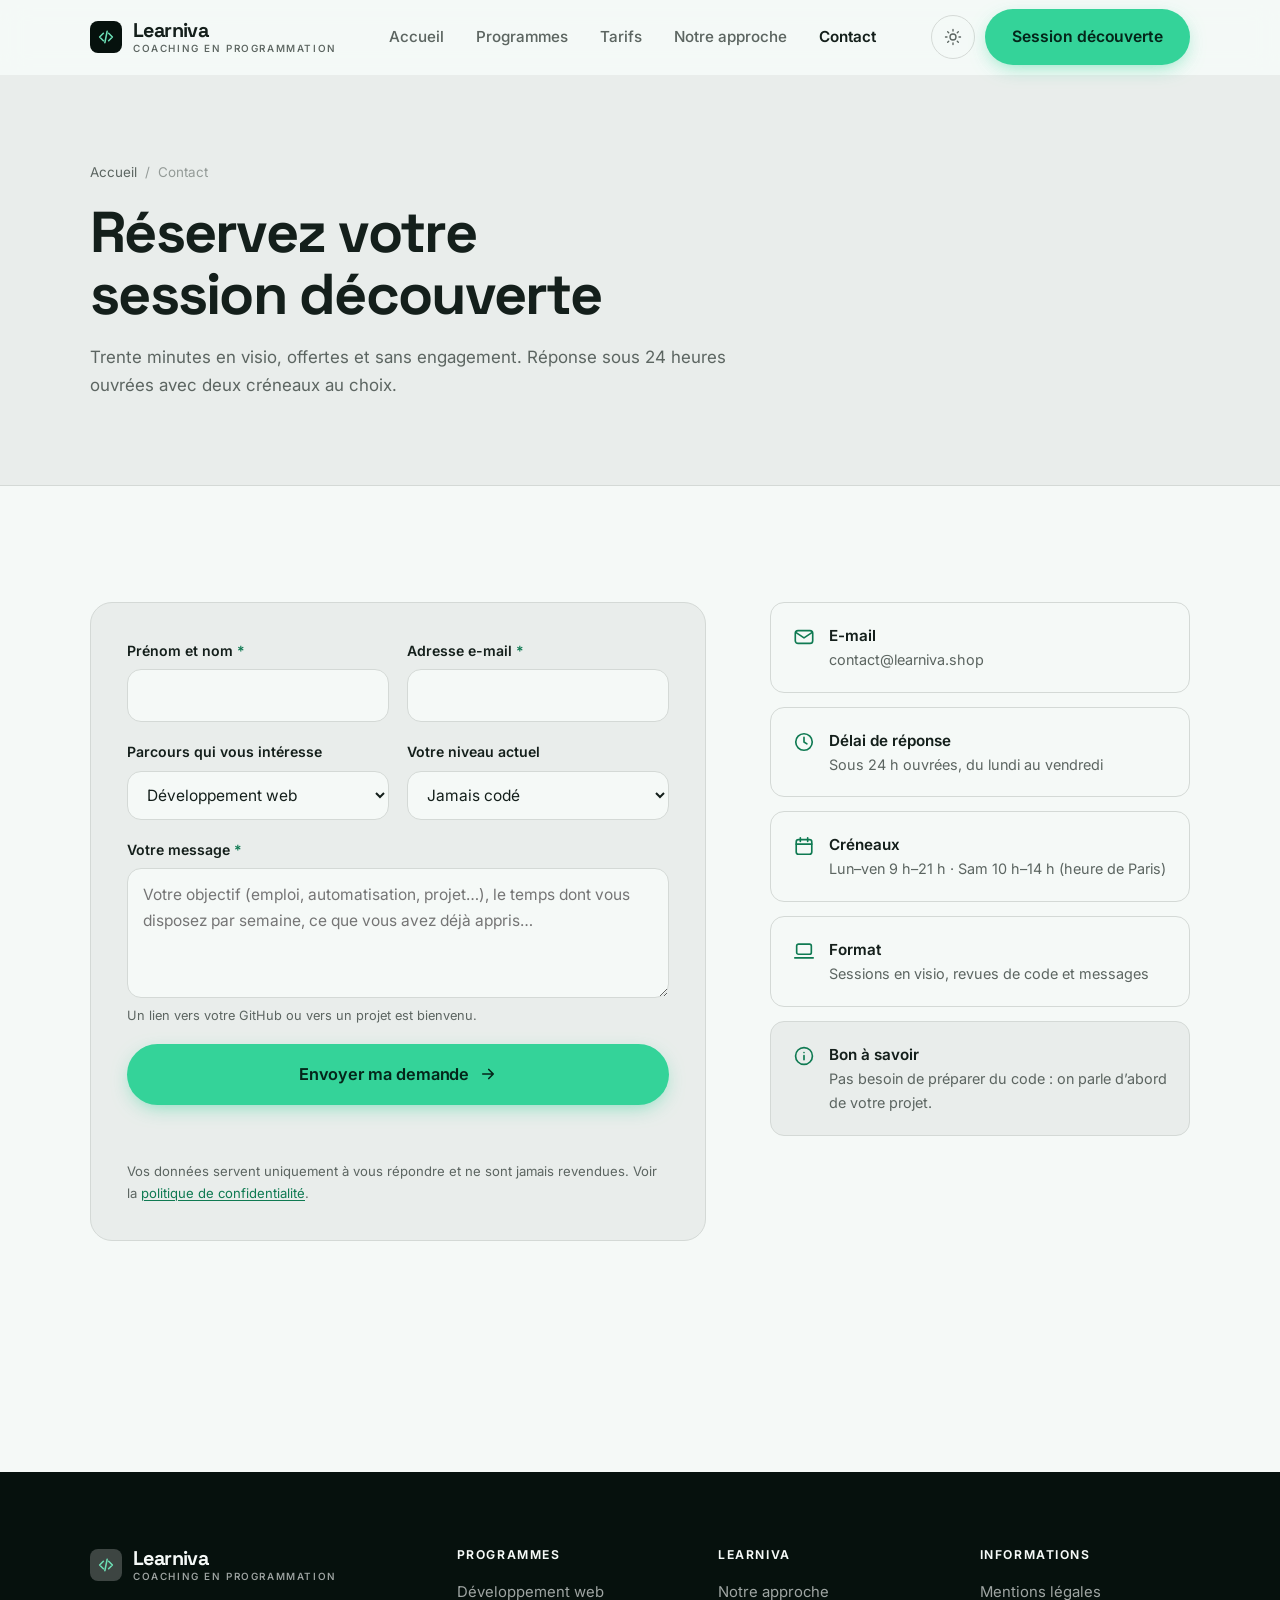
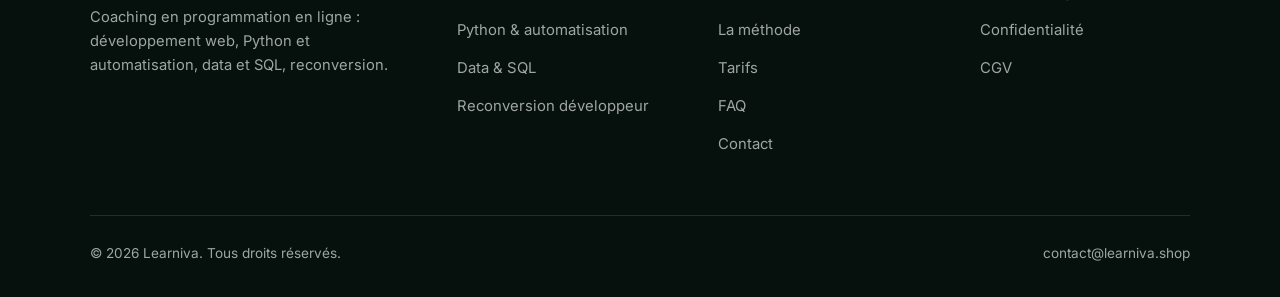
<file: contact.html>
<!DOCTYPE html>
<html lang="fr" class="no-js">
<head>
<meta charset="utf-8">
<meta name="viewport" content="width=device-width, initial-scale=1">
<title>Contact — Learniva</title>
<meta name="description" content="Réservez votre session découverte offerte de 30 minutes en visio. Réponse sous 24 heures ouvrées.">
<link rel="canonical" href="https://learniva.shop/contact.html">

<meta property="og:type" content="website">
<meta property="og:url" content="https://learniva.shop/contact.html">
<meta property="og:site_name" content="Learniva">
<meta property="og:locale" content="fr_FR">
<meta property="og:title" content="Contact — Learniva">
<meta property="og:description" content="Réservez votre session découverte offerte de 30 minutes en visio. Réponse sous 24 heures ouvrées.">
<meta name="theme-color" content="#06110d">

<link rel="icon" href="assets/img/favicon.svg" type="image/svg+xml">
<link rel="preconnect" href="https://fonts.googleapis.com">
<link rel="preconnect" href="https://fonts.gstatic.com" crossorigin>
<link rel="stylesheet" href="https://fonts.googleapis.com/css2?family=Space+Grotesk:wght@400..700&family=Inter:wght@400..700&display=swap">
<link rel="stylesheet" href="assets/css/style.css">

<!-- Thème appliqué avant le premier rendu (évite le flash) -->
<script>
document.documentElement.classList.remove('no-js');
(function(){try{var t=localStorage.getItem('site-theme');if(t){document.documentElement.setAttribute('data-theme',t);}}catch(e){}})();
</script>
</head>

<body>
<a class="skip-link" href="#main">Aller au contenu principal</a>

<header class="site-header">
  <nav class="wrap nav" aria-label="Navigation principale">
    <a class="brand" href="index.html">
      <svg class="brand__mark" viewBox="0 0 64 64" aria-hidden="true">
        <rect class="bm-bg" width="64" height="64" rx="16"/>
        <g class="bm-ic" transform="translate(14 14) scale(1.5)" fill="none" stroke-width="2.1" stroke-linecap="round" stroke-linejoin="round"><path d="M8.5 7 3.5 12l5 5M15.5 7l5 5-5 5M13.5 4.5l-3 15"/></g>
      </svg>
      <span>Learniva<span class="brand__sub">Coaching en programmation</span></span>
    </a>

    <ul class="nav__links" id="nav-links">
      <li><a href="index.html">Accueil</a></li>
      <li><a href="programmes.html">Programmes</a></li>
      <li><a href="index.html#tarifs">Tarifs</a></li>
      <li><a href="a-propos.html">Notre approche</a></li>
      <li><a href="contact.html" aria-current="page">Contact</a></li>
      <li><a class="btn btn--primary" href="contact.html">Session découverte</a></li>
    </ul>

    <div class="nav__cta">
      <button class="theme-toggle" type="button" aria-label="Passer en thème sombre">
        <svg class="icon-sun" viewBox="0 0 24 24" fill="none" stroke="currentColor" stroke-width="1.8" stroke-linecap="round" aria-hidden="true"><circle cx="12" cy="12" r="4"/><path d="M12 2v2m0 16v2M2 12h2m16 0h2M4.9 4.9l1.4 1.4m11.4 11.4 1.4 1.4M19.1 4.9l-1.4 1.4M6.3 17.7l-1.4 1.4"/></svg>
        <svg class="icon-moon" viewBox="0 0 24 24" fill="none" stroke="currentColor" stroke-width="1.8" stroke-linecap="round" stroke-linejoin="round" aria-hidden="true"><path d="M21 12.8A9 9 0 1 1 11.2 3a7 7 0 0 0 9.8 9.8z"/></svg>
      </button>
      <a class="btn btn--primary" href="contact.html">Session découverte</a>
      <button class="nav__toggle" type="button" aria-expanded="false" aria-controls="nav-links" aria-label="Ouvrir le menu">
        <svg class="icon-open" viewBox="0 0 24 24" fill="none" stroke="currentColor" stroke-width="2" stroke-linecap="round" aria-hidden="true"><path d="M3 6h18M3 12h18M3 18h18"/></svg>
        <svg class="icon-close" viewBox="0 0 24 24" fill="none" stroke="currentColor" stroke-width="2" stroke-linecap="round" aria-hidden="true"><path d="M6 6l12 12M18 6L6 18"/></svg>
      </button>
    </div>
  </nav>
</header>

<main id="main">

<section class="page-head">
  <div class="wrap">
    <nav class="breadcrumb" aria-label="Fil d’Ariane">
      <a href="index.html">Accueil</a><span>/</span><span aria-current="page">Contact</span>
    </nav>
    <h1>Réservez votre session découverte</h1>
    <p>Trente minutes en visio, offertes et sans engagement. Réponse sous 24 heures ouvrées avec deux créneaux au choix.</p>
  </div>
</section>

<section class="section wrap">
  <div class="form-layout">

    <!--
      FORMULAIRE : l'attribut action contient un identifiant à remplacer.
      Créez un formulaire gratuit sur https://formspree.io puis remplacez
      VOTRE_ID_FORMSPREE. En attendant, le bouton ouvre la messagerie du
      visiteur avec un message pré-rempli vers contact@learniva.shop.
    -->
    <form class="form" id="contact-form" action="https://formspree.io/f/VOTRE_ID_FORMSPREE" method="POST"
          data-email="contact@learniva.shop" data-subject="Demande de session découverte"
          data-msg-mail="Votre logiciel de messagerie va s’ouvrir avec le message pré-rempli." data-msg-sending="Envoi en cours…"
          data-msg-ok="Merci ! Votre message est parti. Réponse sous 24 h ouvrées." data-msg-err="L’envoi a échoué. Écrivez-nous directement à">
      <div class="form__row">
        <div class="field">
          <label for="nom">Prénom et nom <span class="req" aria-hidden="true">*</span></label>
          <input type="text" id="nom" name="nom" autocomplete="name" required>
        </div>
        <div class="field">
          <label for="email">Adresse e-mail <span class="req" aria-hidden="true">*</span></label>
          <input type="email" id="email" name="email" autocomplete="email" required>
        </div>
      </div>

      <div class="form__row">
        <div class="field">
          <label for="programme">Parcours qui vous intéresse</label>
          <select id="programme" name="programme">
            <option>Développement web</option>
            <option>Python &amp; automatisation</option>
            <option>Data &amp; SQL</option>
            <option>Reconversion développeur</option>
            <option>Je ne sais pas encore</option>
          </select>
        </div>
        <div class="field">
          <label for="niveau">Votre niveau actuel</label>
          <select id="niveau" name="niveau">
            <option>Jamais codé</option>
            <option>Quelques tutoriels</option>
            <option>Bases solides</option>
            <option>Déjà développeur</option>
          </select>
        </div>
      </div>

      <div class="field">
        <label for="message">Votre message <span class="req" aria-hidden="true">*</span></label>
        <textarea id="message" name="message" required placeholder="Votre objectif (emploi, automatisation, projet…), le temps dont vous disposez par semaine, ce que vous avez déjà appris…"></textarea>
        <span class="field__hint">Un lien vers votre GitHub ou vers un projet est bienvenu.</span>
      </div>

      <!-- Piège à robots : invisible pour les humains -->
      <div class="visually-hidden" aria-hidden="true">
        <label for="site-web">Ne remplissez pas ce champ</label>
        <input type="text" id="site-web" name="_gotcha" tabindex="-1" autocomplete="off">
      </div>

      <button class="btn btn--primary btn--lg" type="submit">Envoyer ma demande <svg viewBox="0 0 24 24" fill="none" stroke="currentColor" stroke-width="2.2" stroke-linecap="round" stroke-linejoin="round" aria-hidden="true"><path d="M5 12h14M13 6l6 6-6 6"/></svg></button>

      <p id="form-status" class="form__status" role="status" aria-live="polite"></p>

      <p class="form__note">
        Vos données servent uniquement à vous répondre et ne sont jamais revendues. Voir la <a href="mentions-legales.html#confidentialite">politique de confidentialité</a>.
      </p>
    </form>

    <aside class="contact-aside">
      <div class="contact-card">
        <svg viewBox="0 0 24 24" fill="none" stroke="currentColor" stroke-width="1.8" stroke-linecap="round" stroke-linejoin="round" aria-hidden="true"><rect x="2.5" y="5" width="19" height="14" rx="3"/><path d="M3 7l9 6 9-6"/></svg>
        <div><b>E-mail</b><a href="mailto:contact@learniva.shop">contact@learniva.shop</a></div>
      </div>
      <div class="contact-card">
        <svg viewBox="0 0 24 24" fill="none" stroke="currentColor" stroke-width="1.8" stroke-linecap="round" stroke-linejoin="round" aria-hidden="true"><circle cx="12" cy="12" r="9"/><path d="M12 7v5l3.2 2"/></svg>
        <div><b>Délai de réponse</b><span>Sous 24 h ouvrées, du lundi au vendredi</span></div>
      </div>
      <div class="contact-card">
        <svg viewBox="0 0 24 24" fill="none" stroke="currentColor" stroke-width="1.8" stroke-linecap="round" stroke-linejoin="round" aria-hidden="true"><rect x="3.5" y="5" width="17" height="16" rx="2.5"/><path d="M8 3v4M16 3v4M3.5 10h17"/></svg>
        <div><b>Créneaux</b><span>Lun–ven 9 h–21 h · Sam 10 h–14 h (heure de Paris)</span></div>
      </div>
      <div class="contact-card">
        <svg viewBox="0 0 24 24" fill="none" stroke="currentColor" stroke-width="1.8" stroke-linecap="round" stroke-linejoin="round" aria-hidden="true"><rect x="4" y="4.5" width="16" height="11" rx="2"/><path d="M2 19.5h20"/></svg>
        <div><b>Format</b><span>Sessions en visio, revues de code et messages</span></div>
      </div>
      <div class="contact-card contact-card--soft">
        <svg viewBox="0 0 24 24" fill="none" stroke="currentColor" stroke-width="1.8" stroke-linecap="round" stroke-linejoin="round" aria-hidden="true"><circle cx="12" cy="12" r="9.2"/><path d="M12 16v-4.5M12 8.2v.1"/></svg>
        <div><b>Bon à savoir</b><span>Pas besoin de préparer du code : on parle d’abord de votre projet.</span></div>
      </div>
    </aside>

  </div>
</section>

</main>

<footer class="site-footer">
  <div class="wrap">
    <div class="footer__grid">
      <div class="footer__brand">
        <a class="brand" href="index.html">
          <svg class="brand__mark" viewBox="0 0 64 64" aria-hidden="true">
        <rect class="bm-bg" width="64" height="64" rx="16"/>
        <g class="bm-ic" transform="translate(14 14) scale(1.5)" fill="none" stroke-width="2.1" stroke-linecap="round" stroke-linejoin="round"><path d="M8.5 7 3.5 12l5 5M15.5 7l5 5-5 5M13.5 4.5l-3 15"/></g>
      </svg>
          <span>Learniva<span class="brand__sub">Coaching en programmation</span></span>
        </a>
        <p>Coaching en programmation en ligne : développement web, Python et automatisation, data et SQL, reconversion.</p>
      </div>

      <div class="footer__col">
        <h4>Programmes</h4>
        <ul>
          <li><a href="programmes.html#web">Développement web</a></li>
          <li><a href="programmes.html#python">Python &amp; automatisation</a></li>
          <li><a href="programmes.html#data">Data &amp; SQL</a></li>
          <li><a href="programmes.html#reconversion">Reconversion développeur</a></li>
        </ul>
      </div>

      <div class="footer__col">
        <h4>Learniva</h4>
        <ul>
          <li><a href="a-propos.html">Notre approche</a></li>
          <li><a href="index.html#methode">La méthode</a></li>
          <li><a href="index.html#tarifs">Tarifs</a></li>
          <li><a href="index.html#faq">FAQ</a></li>
          <li><a href="contact.html">Contact</a></li>
        </ul>
      </div>

      <div class="footer__col">
        <h4>Informations</h4>
        <ul>
          <li><a href="mentions-legales.html">Mentions légales</a></li>
          <li><a href="mentions-legales.html#confidentialite">Confidentialité</a></li>
          <li><a href="mentions-legales.html#cgv">CGV</a></li>
        </ul>
      </div>
    </div>

    <div class="footer__bottom">
      <p>© <span data-year>2026</span> Learniva. Tous droits réservés.</p>
      <p><a href="mailto:contact@learniva.shop">contact@learniva.shop</a></p>
    </div>
  </div>
</footer>

<script src="assets/js/main.js" defer></script>
</body>
</html>
</file>
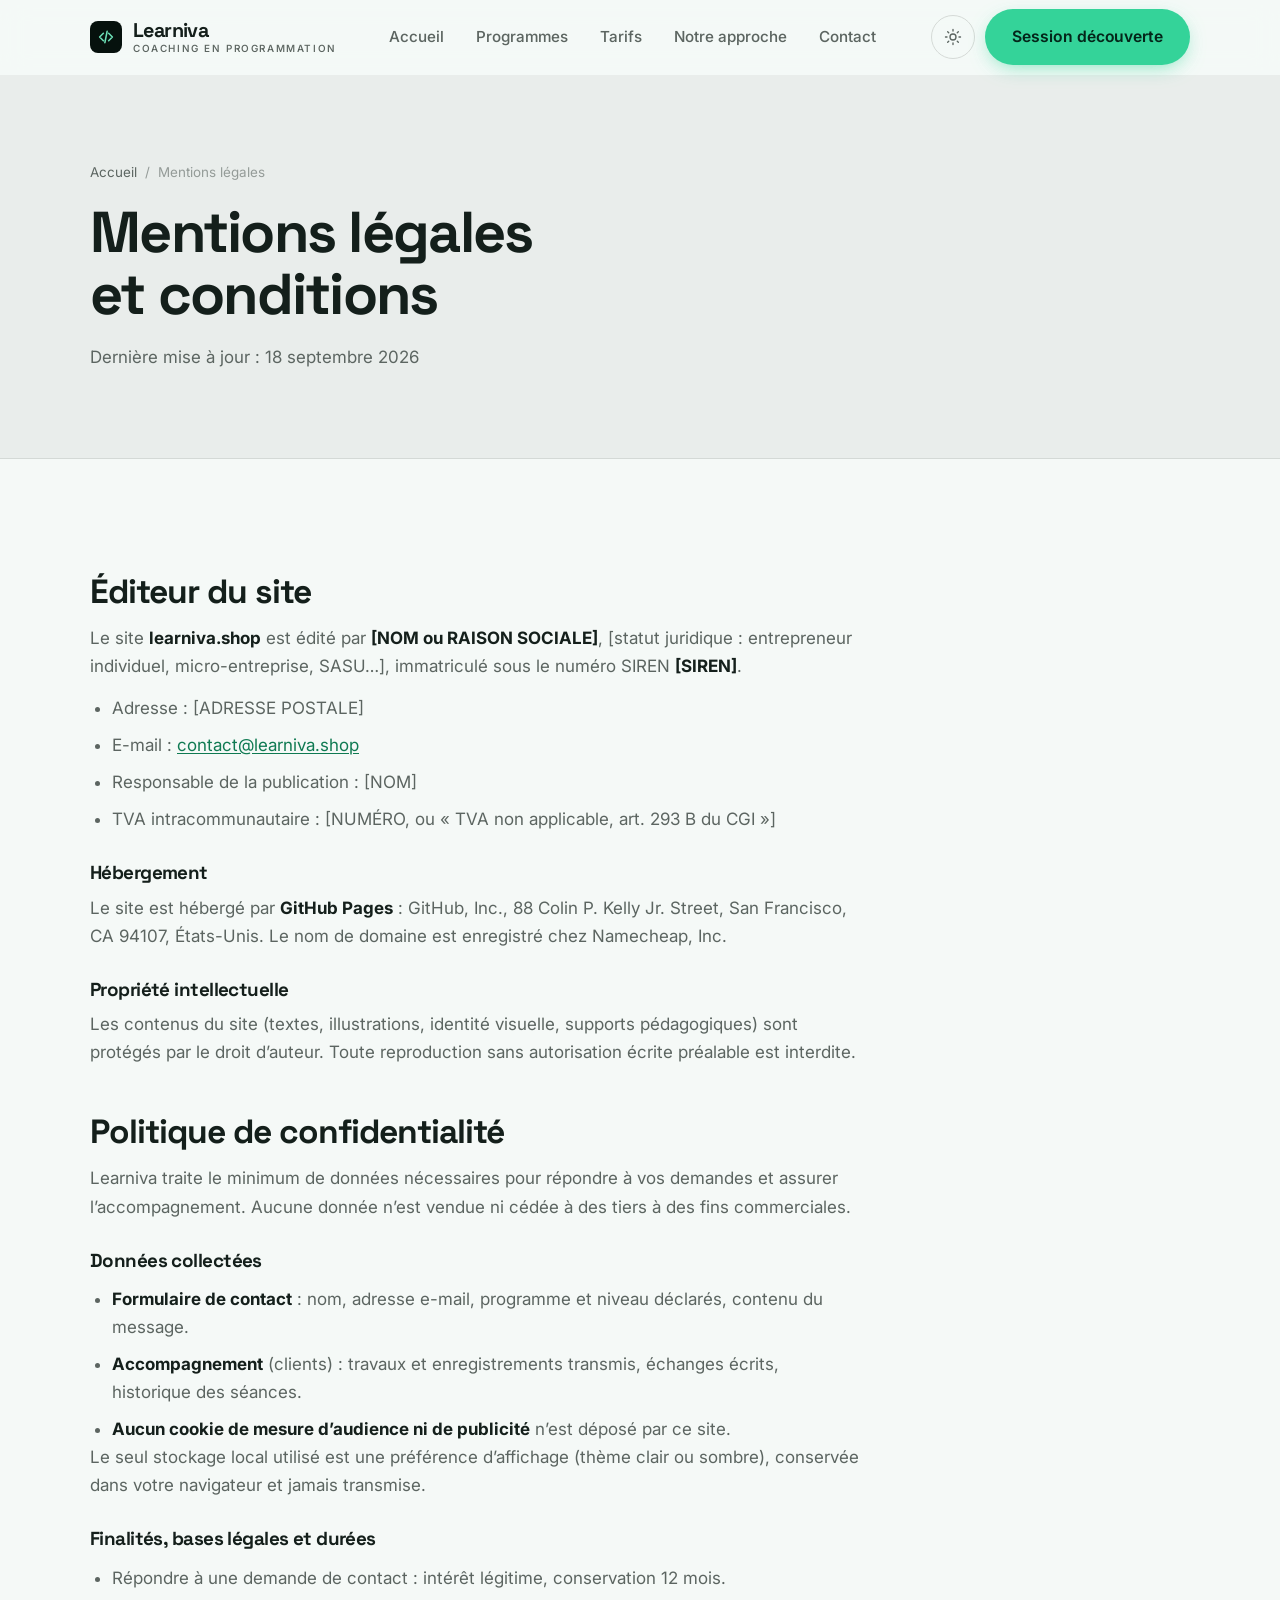
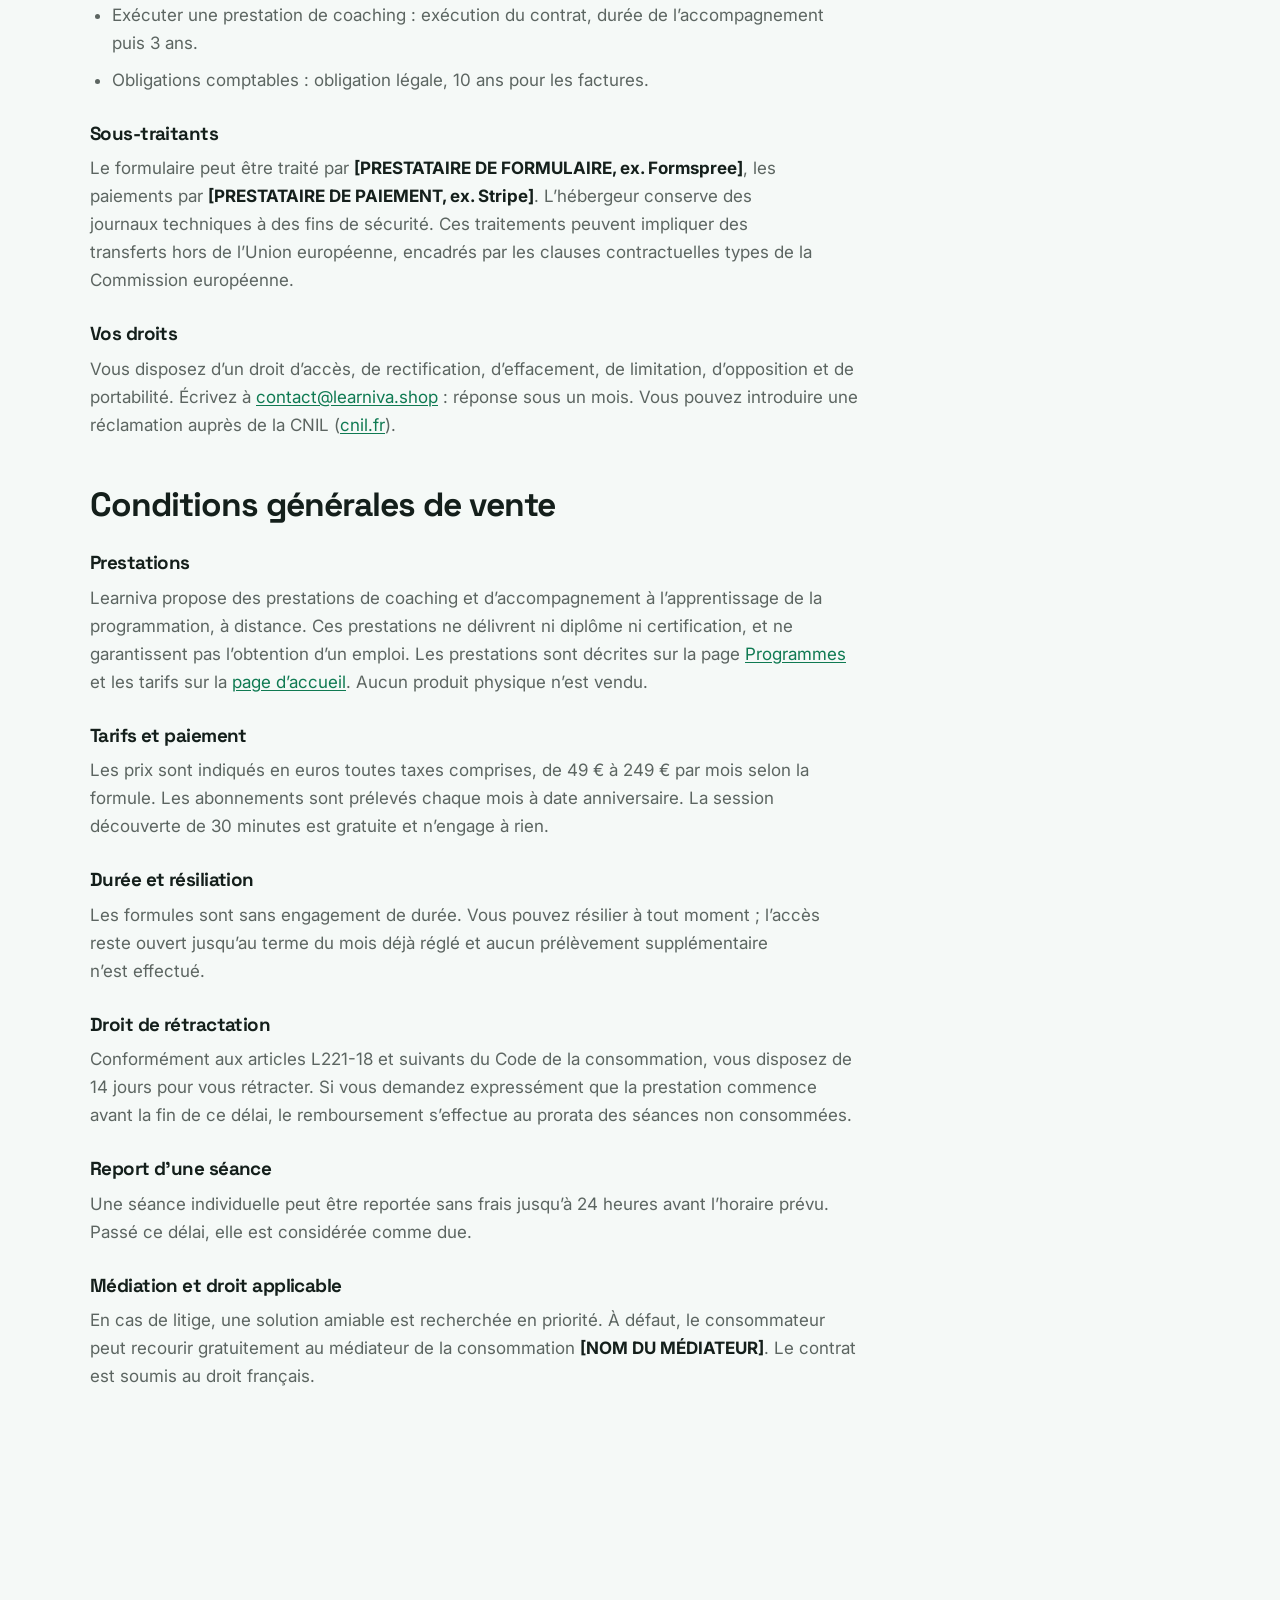
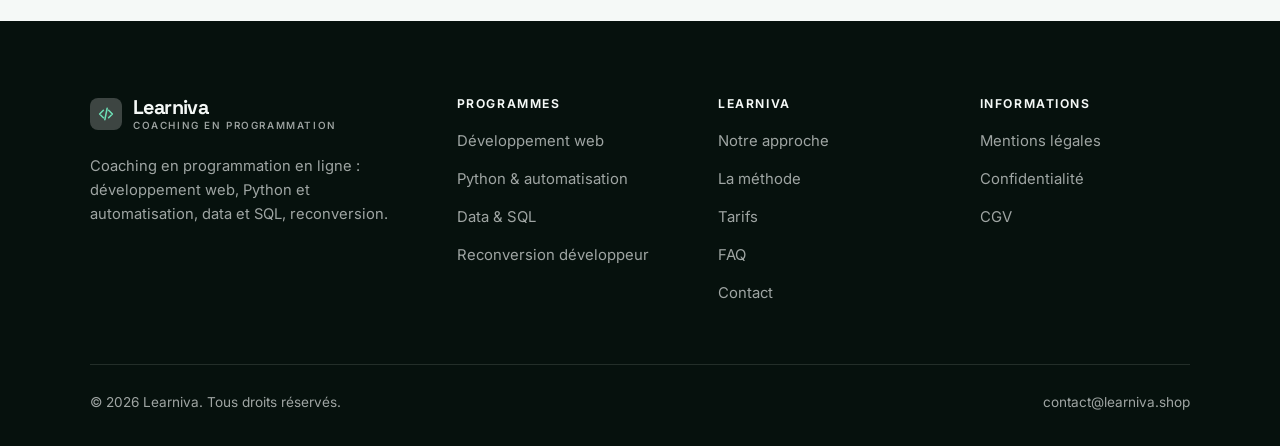
<file: mentions-legales.html>
<!DOCTYPE html>
<html lang="fr" class="no-js">
<head>
<meta charset="utf-8">
<meta name="viewport" content="width=device-width, initial-scale=1">
<title>Mentions légales, confidentialité et CGV — Learniva</title>
<meta name="description" content="Mentions légales, politique de confidentialité et conditions générales de vente de Learniva.">
<meta name="robots" content="noindex">

<meta property="og:type" content="website">
<meta property="og:url" content="https://learniva.shop/mentions-legales.html">
<meta property="og:site_name" content="Learniva">
<meta property="og:locale" content="fr_FR">
<meta property="og:title" content="Mentions légales, confidentialité et CGV — Learniva">
<meta property="og:description" content="Mentions légales, politique de confidentialité et conditions générales de vente de Learniva.">
<meta name="theme-color" content="#06110d">

<link rel="icon" href="assets/img/favicon.svg" type="image/svg+xml">
<link rel="preconnect" href="https://fonts.googleapis.com">
<link rel="preconnect" href="https://fonts.gstatic.com" crossorigin>
<link rel="stylesheet" href="https://fonts.googleapis.com/css2?family=Space+Grotesk:wght@400..700&family=Inter:wght@400..700&display=swap">
<link rel="stylesheet" href="assets/css/style.css">

<!-- Thème appliqué avant le premier rendu (évite le flash) -->
<script>
document.documentElement.classList.remove('no-js');
(function(){try{var t=localStorage.getItem('site-theme');if(t){document.documentElement.setAttribute('data-theme',t);}}catch(e){}})();
</script>
</head>

<body>
<a class="skip-link" href="#main">Aller au contenu principal</a>

<header class="site-header">
  <nav class="wrap nav" aria-label="Navigation principale">
    <a class="brand" href="index.html">
      <svg class="brand__mark" viewBox="0 0 64 64" aria-hidden="true">
        <rect class="bm-bg" width="64" height="64" rx="16"/>
        <g class="bm-ic" transform="translate(14 14) scale(1.5)" fill="none" stroke-width="2.1" stroke-linecap="round" stroke-linejoin="round"><path d="M8.5 7 3.5 12l5 5M15.5 7l5 5-5 5M13.5 4.5l-3 15"/></g>
      </svg>
      <span>Learniva<span class="brand__sub">Coaching en programmation</span></span>
    </a>

    <ul class="nav__links" id="nav-links">
      <li><a href="index.html">Accueil</a></li>
      <li><a href="programmes.html">Programmes</a></li>
      <li><a href="index.html#tarifs">Tarifs</a></li>
      <li><a href="a-propos.html">Notre approche</a></li>
      <li><a href="contact.html">Contact</a></li>
      <li><a class="btn btn--primary" href="contact.html">Session découverte</a></li>
    </ul>

    <div class="nav__cta">
      <button class="theme-toggle" type="button" aria-label="Passer en thème sombre">
        <svg class="icon-sun" viewBox="0 0 24 24" fill="none" stroke="currentColor" stroke-width="1.8" stroke-linecap="round" aria-hidden="true"><circle cx="12" cy="12" r="4"/><path d="M12 2v2m0 16v2M2 12h2m16 0h2M4.9 4.9l1.4 1.4m11.4 11.4 1.4 1.4M19.1 4.9l-1.4 1.4M6.3 17.7l-1.4 1.4"/></svg>
        <svg class="icon-moon" viewBox="0 0 24 24" fill="none" stroke="currentColor" stroke-width="1.8" stroke-linecap="round" stroke-linejoin="round" aria-hidden="true"><path d="M21 12.8A9 9 0 1 1 11.2 3a7 7 0 0 0 9.8 9.8z"/></svg>
      </button>
      <a class="btn btn--primary" href="contact.html">Session découverte</a>
      <button class="nav__toggle" type="button" aria-expanded="false" aria-controls="nav-links" aria-label="Ouvrir le menu">
        <svg class="icon-open" viewBox="0 0 24 24" fill="none" stroke="currentColor" stroke-width="2" stroke-linecap="round" aria-hidden="true"><path d="M3 6h18M3 12h18M3 18h18"/></svg>
        <svg class="icon-close" viewBox="0 0 24 24" fill="none" stroke="currentColor" stroke-width="2" stroke-linecap="round" aria-hidden="true"><path d="M6 6l12 12M18 6L6 18"/></svg>
      </button>
    </div>
  </nav>
</header>

<main id="main">

<section class="page-head">
  <div class="wrap">
    <nav class="breadcrumb" aria-label="Fil d'Ariane">
      <a href="index.html">Accueil</a><span>/</span><span aria-current="page">Mentions légales</span>
    </nav>
    <h1>Mentions légales et conditions</h1>
    <p>Dernière mise à jour : <time datetime="2026-09-18">18 septembre 2026</time></p>
  </div>
</section>

<section class="section wrap">
  <div class="prose">

    <!--
      À COMPLÉTER : ce document est un squelette, pas un conseil juridique.
      Remplacez chaque [CROCHET] par vos informations réelles. En France,
      l'identité de l'éditeur est obligatoire (art. 6-III LCEN).
    -->

    <h2 id="editeur">Éditeur du site</h2>
    <p>
      Le site <strong>learniva.shop</strong> est édité par <strong>[NOM ou RAISON SOCIALE]</strong>,
      [statut juridique : entrepreneur individuel, micro-entreprise, SASU…],
      immatriculé sous le numéro SIREN <strong>[SIREN]</strong>.
    </p>
    <ul>
      <li>Adresse : [ADRESSE POSTALE]</li>
      <li>E-mail : <a href="mailto:contact@learniva.shop">contact@learniva.shop</a></li>
      <li>Responsable de la publication : [NOM]</li>
      <li>TVA intracommunautaire : [NUMÉRO, ou « TVA non applicable, art. 293 B du CGI »]</li>
    </ul>

    <h3>Hébergement</h3>
    <p>
      Le site est hébergé par <strong>GitHub Pages</strong> : GitHub, Inc., 88 Colin P. Kelly Jr. Street,
      San Francisco, CA 94107, États-Unis. Le nom de domaine est enregistré chez Namecheap, Inc.
    </p>

    <h3>Propriété intellectuelle</h3>
    <p>
      Les contenus du site (textes, illustrations, identité visuelle, supports pédagogiques) sont
      protégés par le droit d’auteur. Toute reproduction sans autorisation écrite préalable est interdite.
    </p>

    <h2 id="confidentialite">Politique de confidentialité</h2>
    <p>
      Learniva traite le minimum de données nécessaires pour répondre à vos demandes et assurer
      l’accompagnement. Aucune donnée n’est vendue ni cédée à des tiers à des fins commerciales.
    </p>
    <h3>Données collectées</h3>
    <ul>
      <li><strong>Formulaire de contact</strong> : nom, adresse e-mail, programme et niveau déclarés, contenu du message.</li>
      <li><strong>Accompagnement</strong> (clients) : travaux et enregistrements transmis, échanges écrits, historique des séances.</li>
      <li><strong>Aucun cookie de mesure d’audience ni de publicité</strong> n’est déposé par ce site.</li>
    </ul>
    <p>
      Le seul stockage local utilisé est une préférence d’affichage (thème clair ou sombre), conservée
      dans votre navigateur et jamais transmise.
    </p>
    <h3>Finalités, bases légales et durées</h3>
    <ul>
      <li>Répondre à une demande de contact : intérêt légitime, conservation 12 mois.</li>
      <li>Exécuter une prestation de coaching : exécution du contrat, durée de l’accompagnement puis 3 ans.</li>
      <li>Obligations comptables : obligation légale, 10 ans pour les factures.</li>
    </ul>
    <h3>Sous-traitants</h3>
    <p>
      Le formulaire peut être traité par <strong>[PRESTATAIRE DE FORMULAIRE, ex. Formspree]</strong>, les paiements
      par <strong>[PRESTATAIRE DE PAIEMENT, ex. Stripe]</strong>. L’hébergeur conserve des journaux techniques à des
      fins de sécurité. Ces traitements peuvent impliquer des transferts hors de l’Union européenne, encadrés par
      les clauses contractuelles types de la Commission européenne.
    </p>
    <h3>Vos droits</h3>
    <p>
      Vous disposez d’un droit d’accès, de rectification, d’effacement, de limitation, d’opposition et de
      portabilité. Écrivez à <a href="mailto:contact@learniva.shop">contact@learniva.shop</a> : réponse sous un mois. Vous pouvez
      introduire une réclamation auprès de la CNIL (<a href="https://www.cnil.fr" rel="noopener" target="_blank">cnil.fr</a>).
    </p>

    <h2 id="cgv">Conditions générales de vente</h2>
    <h3>Prestations</h3>
    <p>
      Learniva propose des prestations de coaching et d’accompagnement à l’apprentissage de la programmation, à distance. Ces prestations ne délivrent ni diplôme ni certification, et ne garantissent pas l’obtention d’un emploi. Les prestations sont décrites sur la page
      <a href="programmes.html">Programmes</a> et les tarifs sur la <a href="index.html#tarifs">page d’accueil</a>.
      Aucun produit physique n’est vendu.
    </p>
    <h3>Tarifs et paiement</h3>
    <p>
      Les prix sont indiqués en euros toutes taxes comprises, de 49 € à 249 € par mois
      selon la formule. Les abonnements sont prélevés chaque mois à date anniversaire. La session découverte de 30 minutes est gratuite et n’engage à rien.
    </p>
    <h3>Durée et résiliation</h3>
    <p>
      Les formules sont sans engagement de durée. Vous pouvez résilier à tout moment ; l’accès reste ouvert
      jusqu’au terme du mois déjà réglé et aucun prélèvement supplémentaire n’est effectué.
    </p>
    <h3>Droit de rétractation</h3>
    <p>
      Conformément aux articles L221-18 et suivants du Code de la consommation, vous disposez de 14 jours pour
      vous rétracter. Si vous demandez expressément que la prestation commence avant la fin de ce délai, le
      remboursement s’effectue au prorata des séances non consommées.
    </p>
    <h3>Report d’une séance</h3>
    <p>
      Une séance individuelle peut être reportée sans frais jusqu’à 24 heures avant l’horaire prévu. Passé ce
      délai, elle est considérée comme due.
    </p>
    <h3>Médiation et droit applicable</h3>
    <p>
      En cas de litige, une solution amiable est recherchée en priorité. À défaut, le consommateur peut recourir
      gratuitement au médiateur de la consommation <strong>[NOM DU MÉDIATEUR]</strong>. Le contrat est soumis au droit français.
    </p>

  </div>
</section>

</main>

<footer class="site-footer">
  <div class="wrap">
    <div class="footer__grid">
      <div class="footer__brand">
        <a class="brand" href="index.html">
          <svg class="brand__mark" viewBox="0 0 64 64" aria-hidden="true">
        <rect class="bm-bg" width="64" height="64" rx="16"/>
        <g class="bm-ic" transform="translate(14 14) scale(1.5)" fill="none" stroke-width="2.1" stroke-linecap="round" stroke-linejoin="round"><path d="M8.5 7 3.5 12l5 5M15.5 7l5 5-5 5M13.5 4.5l-3 15"/></g>
      </svg>
          <span>Learniva<span class="brand__sub">Coaching en programmation</span></span>
        </a>
        <p>Coaching en programmation en ligne : développement web, Python et automatisation, data et SQL, reconversion.</p>
      </div>

      <div class="footer__col">
        <h4>Programmes</h4>
        <ul>
          <li><a href="programmes.html#web">Développement web</a></li>
          <li><a href="programmes.html#python">Python &amp; automatisation</a></li>
          <li><a href="programmes.html#data">Data &amp; SQL</a></li>
          <li><a href="programmes.html#reconversion">Reconversion développeur</a></li>
        </ul>
      </div>

      <div class="footer__col">
        <h4>Learniva</h4>
        <ul>
          <li><a href="a-propos.html">Notre approche</a></li>
          <li><a href="index.html#methode">La méthode</a></li>
          <li><a href="index.html#tarifs">Tarifs</a></li>
          <li><a href="index.html#faq">FAQ</a></li>
          <li><a href="contact.html">Contact</a></li>
        </ul>
      </div>

      <div class="footer__col">
        <h4>Informations</h4>
        <ul>
          <li><a href="mentions-legales.html">Mentions légales</a></li>
          <li><a href="mentions-legales.html#confidentialite">Confidentialité</a></li>
          <li><a href="mentions-legales.html#cgv">CGV</a></li>
        </ul>
      </div>
    </div>

    <div class="footer__bottom">
      <p>© <span data-year>2026</span> Learniva. Tous droits réservés.</p>
      <p><a href="mailto:contact@learniva.shop">contact@learniva.shop</a></p>
    </div>
  </div>
</footer>

<script src="assets/js/main.js" defer></script>
</body>
</html>
</file>
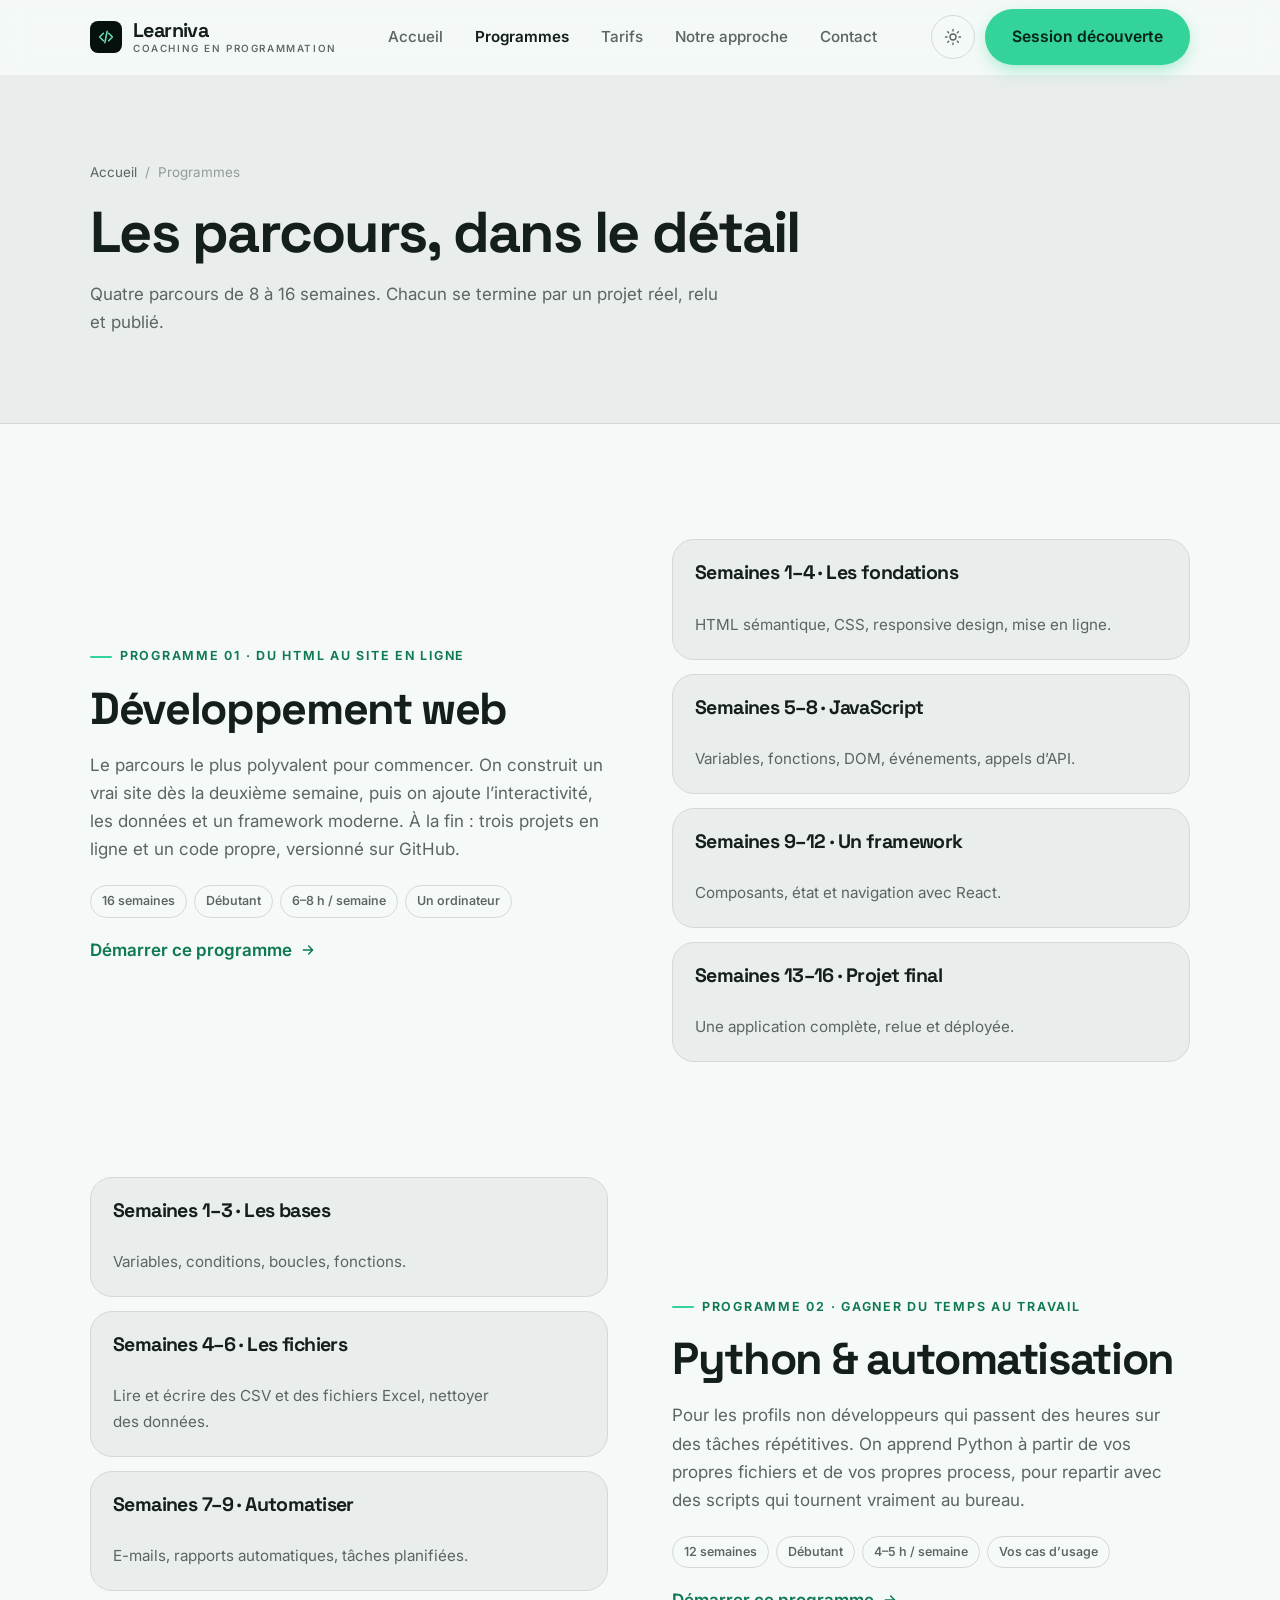
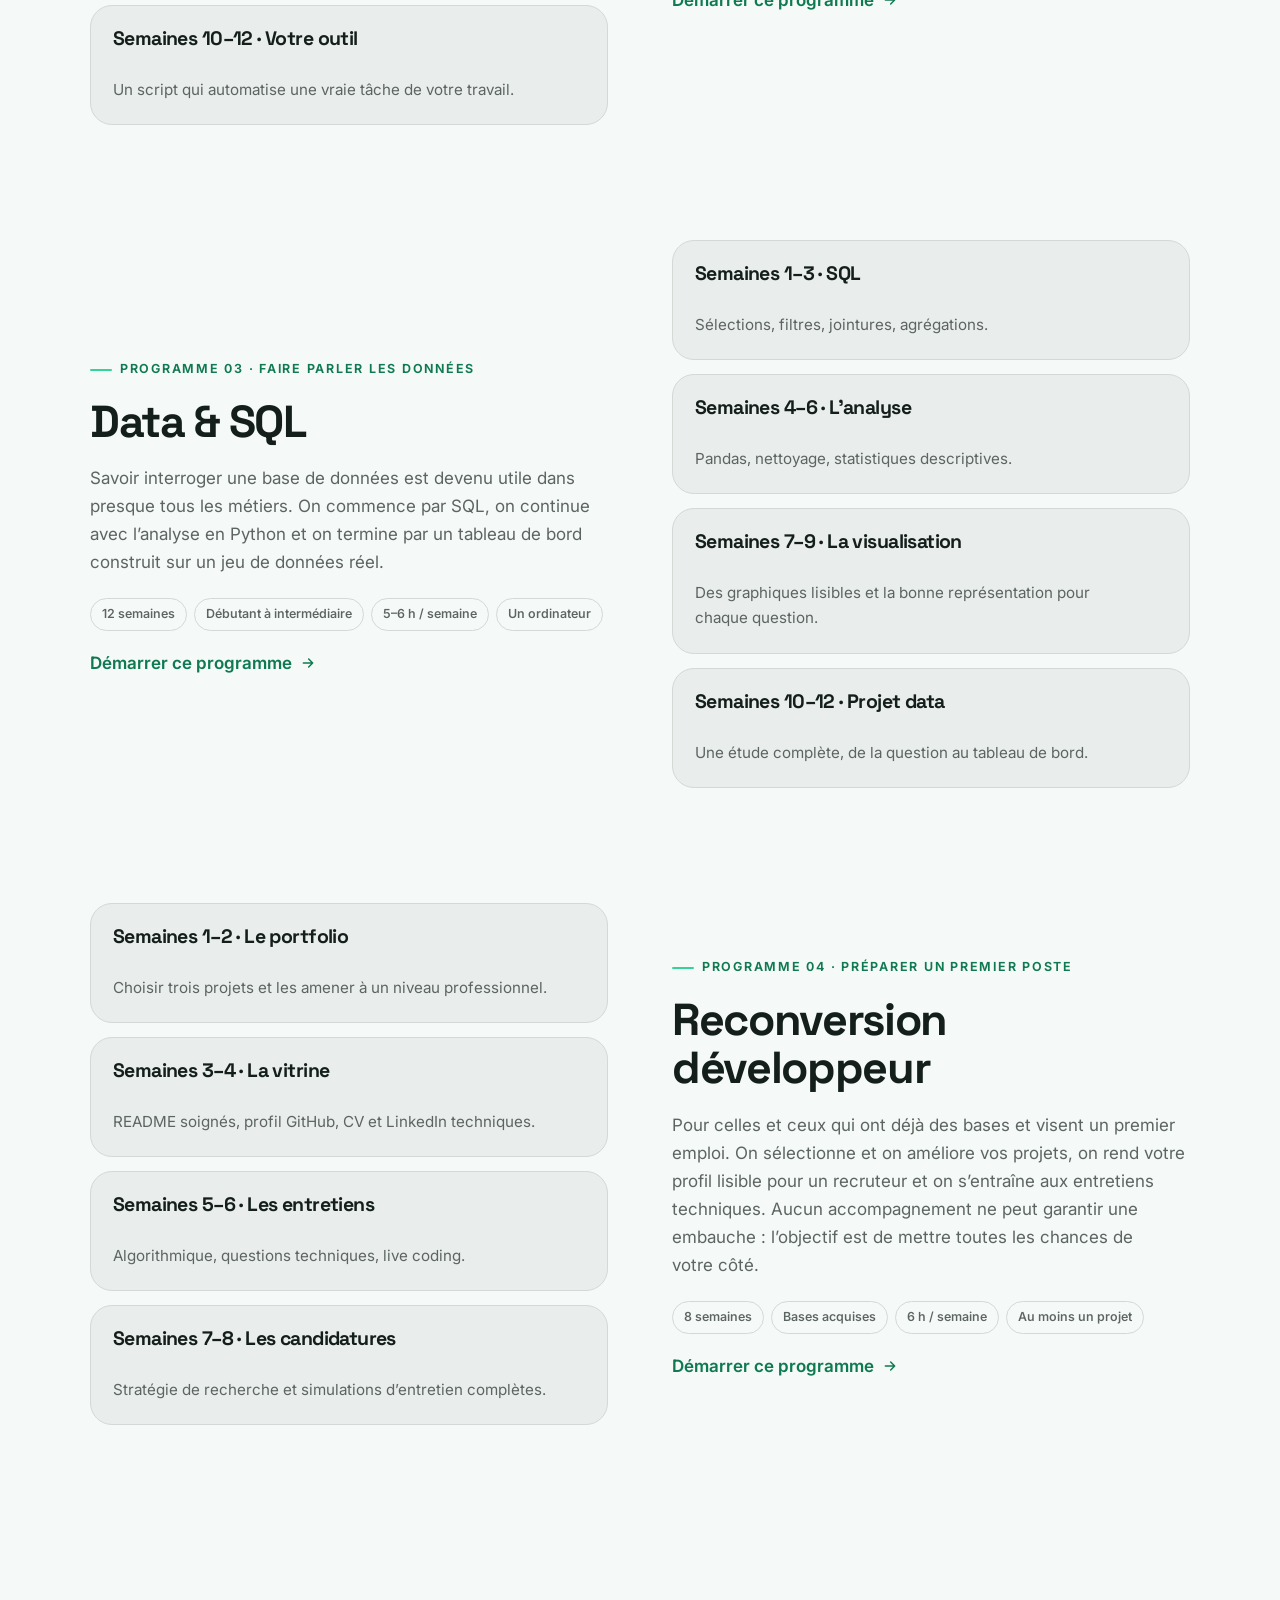
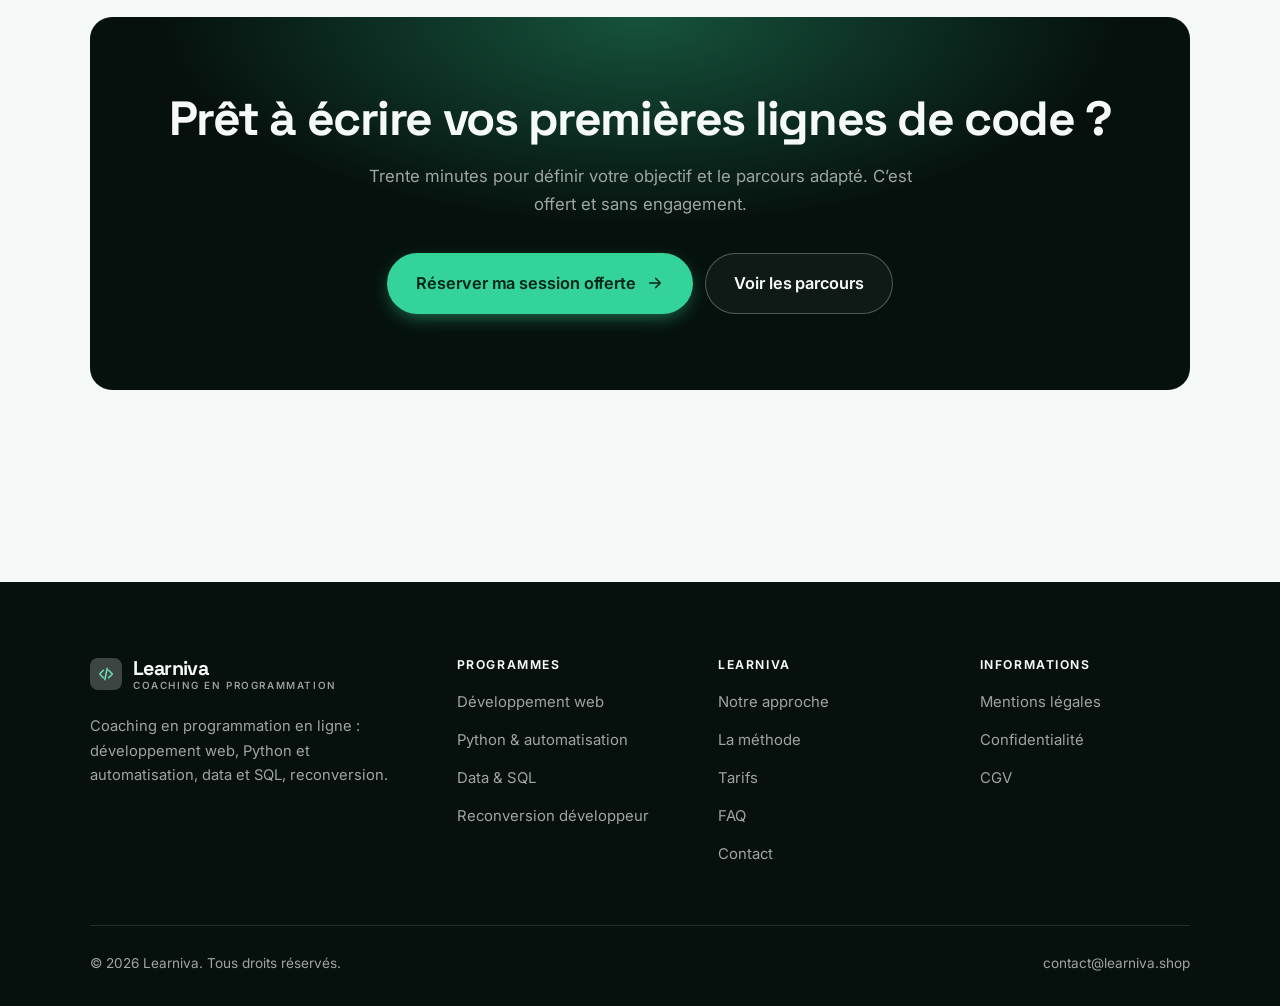
<file: programmes.html>
<!DOCTYPE html>
<html lang="fr" class="no-js">
<head>
<meta charset="utf-8">
<meta name="viewport" content="width=device-width, initial-scale=1">
<title>Programmes — Learniva</title>
<meta name="description" content="Parcours de coaching en programmation : développement web, Python et automatisation, data et SQL, reconversion développeur. Contenu semaine par semaine.">
<link rel="canonical" href="https://learniva.shop/programmes.html">

<meta property="og:type" content="website">
<meta property="og:url" content="https://learniva.shop/programmes.html">
<meta property="og:site_name" content="Learniva">
<meta property="og:locale" content="fr_FR">
<meta property="og:title" content="Programmes — Learniva">
<meta property="og:description" content="Parcours de coaching en programmation : développement web, Python et automatisation, data et SQL, reconversion développeur. Contenu semaine par semaine.">
<meta name="theme-color" content="#06110d">

<link rel="icon" href="assets/img/favicon.svg" type="image/svg+xml">
<link rel="preconnect" href="https://fonts.googleapis.com">
<link rel="preconnect" href="https://fonts.gstatic.com" crossorigin>
<link rel="stylesheet" href="https://fonts.googleapis.com/css2?family=Space+Grotesk:wght@400..700&family=Inter:wght@400..700&display=swap">
<link rel="stylesheet" href="assets/css/style.css">

<!-- Thème appliqué avant le premier rendu (évite le flash) -->
<script>
document.documentElement.classList.remove('no-js');
(function(){try{var t=localStorage.getItem('site-theme');if(t){document.documentElement.setAttribute('data-theme',t);}}catch(e){}})();
</script>
</head>

<body>
<a class="skip-link" href="#main">Aller au contenu principal</a>

<header class="site-header">
  <nav class="wrap nav" aria-label="Navigation principale">
    <a class="brand" href="index.html">
      <svg class="brand__mark" viewBox="0 0 64 64" aria-hidden="true">
        <rect class="bm-bg" width="64" height="64" rx="16"/>
        <g class="bm-ic" transform="translate(14 14) scale(1.5)" fill="none" stroke-width="2.1" stroke-linecap="round" stroke-linejoin="round"><path d="M8.5 7 3.5 12l5 5M15.5 7l5 5-5 5M13.5 4.5l-3 15"/></g>
      </svg>
      <span>Learniva<span class="brand__sub">Coaching en programmation</span></span>
    </a>

    <ul class="nav__links" id="nav-links">
      <li><a href="index.html">Accueil</a></li>
      <li><a href="programmes.html" aria-current="page">Programmes</a></li>
      <li><a href="index.html#tarifs">Tarifs</a></li>
      <li><a href="a-propos.html">Notre approche</a></li>
      <li><a href="contact.html">Contact</a></li>
      <li><a class="btn btn--primary" href="contact.html">Session découverte</a></li>
    </ul>

    <div class="nav__cta">
      <button class="theme-toggle" type="button" aria-label="Passer en thème sombre">
        <svg class="icon-sun" viewBox="0 0 24 24" fill="none" stroke="currentColor" stroke-width="1.8" stroke-linecap="round" aria-hidden="true"><circle cx="12" cy="12" r="4"/><path d="M12 2v2m0 16v2M2 12h2m16 0h2M4.9 4.9l1.4 1.4m11.4 11.4 1.4 1.4M19.1 4.9l-1.4 1.4M6.3 17.7l-1.4 1.4"/></svg>
        <svg class="icon-moon" viewBox="0 0 24 24" fill="none" stroke="currentColor" stroke-width="1.8" stroke-linecap="round" stroke-linejoin="round" aria-hidden="true"><path d="M21 12.8A9 9 0 1 1 11.2 3a7 7 0 0 0 9.8 9.8z"/></svg>
      </button>
      <a class="btn btn--primary" href="contact.html">Session découverte</a>
      <button class="nav__toggle" type="button" aria-expanded="false" aria-controls="nav-links" aria-label="Ouvrir le menu">
        <svg class="icon-open" viewBox="0 0 24 24" fill="none" stroke="currentColor" stroke-width="2" stroke-linecap="round" aria-hidden="true"><path d="M3 6h18M3 12h18M3 18h18"/></svg>
        <svg class="icon-close" viewBox="0 0 24 24" fill="none" stroke="currentColor" stroke-width="2" stroke-linecap="round" aria-hidden="true"><path d="M6 6l12 12M18 6L6 18"/></svg>
      </button>
    </div>
  </nav>
</header>

<main id="main">

<section class="page-head">
  <div class="wrap">
    <nav class="breadcrumb" aria-label="Fil d’Ariane">
      <a href="index.html">Accueil</a><span>/</span><span aria-current="page">Programmes</span>
    </nav>
    <h1>Les parcours, dans le détail</h1>
    <p>Quatre parcours de 8 à 16 semaines. Chacun se termine par un projet réel, relu et publié.</p>
  </div>
</section>

<section class="section wrap" id="web">
  <div class="split reveal">
    <div>
      <span class="eyebrow">Programme 01 · Du HTML au site en ligne</span>
      <h2>Développement web</h2>
      <p>Le parcours le plus polyvalent pour commencer. On construit un vrai site dès la deuxième semaine, puis on ajoute l’interactivité, les données et un framework moderne. À la fin : trois projets en ligne et un code propre, versionné sur GitHub.</p>
      <ul class="tags"><li>16 semaines</li><li>Débutant</li><li>6–8 h / semaine</li><li>Un ordinateur</li></ul>
      <p><a class="arrow-link" href="contact.html">Démarrer ce programme <svg viewBox="0 0 24 24" fill="none" stroke="currentColor" stroke-width="2.2" stroke-linecap="round" stroke-linejoin="round" aria-hidden="true"><path d="M5 12h14M13 6l6 6-6 6"/></svg></a></p>
    </div>
    <div class="grid grid--2 grid--tight">
      <article class="card card--sm">
        <h3>Semaines 1–4 · Les fondations</h3>
        <p>HTML sémantique, CSS, responsive design, mise en ligne.</p>
      </article>
      <article class="card card--sm">
        <h3>Semaines 5–8 · JavaScript</h3>
        <p>Variables, fonctions, DOM, événements, appels d’API.</p>
      </article>
      <article class="card card--sm">
        <h3>Semaines 9–12 · Un framework</h3>
        <p>Composants, état et navigation avec React.</p>
      </article>
      <article class="card card--sm">
        <h3>Semaines 13–16 · Projet final</h3>
        <p>Une application complète, relue et déployée.</p>
      </article>
    </div>
  </div>
</section>

<section class="section section--flush wrap" id="python">
  <div class="split reveal">
    <div class="grid grid--2 grid--tight">
      <article class="card card--sm">
        <h3>Semaines 1–3 · Les bases</h3>
        <p>Variables, conditions, boucles, fonctions.</p>
      </article>
      <article class="card card--sm">
        <h3>Semaines 4–6 · Les fichiers</h3>
        <p>Lire et écrire des CSV et des fichiers Excel, nettoyer des données.</p>
      </article>
      <article class="card card--sm">
        <h3>Semaines 7–9 · Automatiser</h3>
        <p>E-mails, rapports automatiques, tâches planifiées.</p>
      </article>
      <article class="card card--sm">
        <h3>Semaines 10–12 · Votre outil</h3>
        <p>Un script qui automatise une vraie tâche de votre travail.</p>
      </article>
    </div>
    <div>
      <span class="eyebrow">Programme 02 · Gagner du temps au travail</span>
      <h2>Python &amp; automatisation</h2>
      <p>Pour les profils non développeurs qui passent des heures sur des tâches répétitives. On apprend Python à partir de vos propres fichiers et de vos propres process, pour repartir avec des scripts qui tournent vraiment au bureau.</p>
      <ul class="tags"><li>12 semaines</li><li>Débutant</li><li>4–5 h / semaine</li><li>Vos cas d’usage</li></ul>
      <p><a class="arrow-link" href="contact.html">Démarrer ce programme <svg viewBox="0 0 24 24" fill="none" stroke="currentColor" stroke-width="2.2" stroke-linecap="round" stroke-linejoin="round" aria-hidden="true"><path d="M5 12h14M13 6l6 6-6 6"/></svg></a></p>
    </div>
  </div>
</section>

<section class="section section--flush wrap" id="data">
  <div class="split reveal">
    <div>
      <span class="eyebrow">Programme 03 · Faire parler les données</span>
      <h2>Data &amp; SQL</h2>
      <p>Savoir interroger une base de données est devenu utile dans presque tous les métiers. On commence par SQL, on continue avec l’analyse en Python et on termine par un tableau de bord construit sur un jeu de données réel.</p>
      <ul class="tags"><li>12 semaines</li><li>Débutant à intermédiaire</li><li>5–6 h / semaine</li><li>Un ordinateur</li></ul>
      <p><a class="arrow-link" href="contact.html">Démarrer ce programme <svg viewBox="0 0 24 24" fill="none" stroke="currentColor" stroke-width="2.2" stroke-linecap="round" stroke-linejoin="round" aria-hidden="true"><path d="M5 12h14M13 6l6 6-6 6"/></svg></a></p>
    </div>
    <div class="grid grid--2 grid--tight">
      <article class="card card--sm">
        <h3>Semaines 1–3 · SQL</h3>
        <p>Sélections, filtres, jointures, agrégations.</p>
      </article>
      <article class="card card--sm">
        <h3>Semaines 4–6 · L’analyse</h3>
        <p>Pandas, nettoyage, statistiques descriptives.</p>
      </article>
      <article class="card card--sm">
        <h3>Semaines 7–9 · La visualisation</h3>
        <p>Des graphiques lisibles et la bonne représentation pour chaque question.</p>
      </article>
      <article class="card card--sm">
        <h3>Semaines 10–12 · Projet data</h3>
        <p>Une étude complète, de la question au tableau de bord.</p>
      </article>
    </div>
  </div>
</section>

<section class="section section--flush wrap" id="reconversion">
  <div class="split reveal">
    <div class="grid grid--2 grid--tight">
      <article class="card card--sm">
        <h3>Semaines 1–2 · Le portfolio</h3>
        <p>Choisir trois projets et les amener à un niveau professionnel.</p>
      </article>
      <article class="card card--sm">
        <h3>Semaines 3–4 · La vitrine</h3>
        <p>README soignés, profil GitHub, CV et LinkedIn techniques.</p>
      </article>
      <article class="card card--sm">
        <h3>Semaines 5–6 · Les entretiens</h3>
        <p>Algorithmique, questions techniques, live coding.</p>
      </article>
      <article class="card card--sm">
        <h3>Semaines 7–8 · Les candidatures</h3>
        <p>Stratégie de recherche et simulations d’entretien complètes.</p>
      </article>
    </div>
    <div>
      <span class="eyebrow">Programme 04 · Préparer un premier poste</span>
      <h2>Reconversion développeur</h2>
      <p>Pour celles et ceux qui ont déjà des bases et visent un premier emploi. On sélectionne et on améliore vos projets, on rend votre profil lisible pour un recruteur et on s’entraîne aux entretiens techniques. Aucun accompagnement ne peut garantir une embauche : l’objectif est de mettre toutes les chances de votre côté.</p>
      <ul class="tags"><li>8 semaines</li><li>Bases acquises</li><li>6 h / semaine</li><li>Au moins un projet</li></ul>
      <p><a class="arrow-link" href="contact.html">Démarrer ce programme <svg viewBox="0 0 24 24" fill="none" stroke="currentColor" stroke-width="2.2" stroke-linecap="round" stroke-linejoin="round" aria-hidden="true"><path d="M5 12h14M13 6l6 6-6 6"/></svg></a></p>
    </div>
  </div>
</section>

<section class="wrap section--tight">
  <div class="cta-band reveal">
    <h2>Prêt à écrire vos premières lignes de code ?</h2>
    <p>Trente minutes pour définir votre objectif et le parcours adapté. C’est offert et sans engagement.</p>
    <div class="hero__actions">
      <a class="btn btn--primary btn--lg" href="contact.html">Réserver ma session offerte <svg viewBox="0 0 24 24" fill="none" stroke="currentColor" stroke-width="2.2" stroke-linecap="round" stroke-linejoin="round" aria-hidden="true"><path d="M5 12h14M13 6l6 6-6 6"/></svg></a>
      <a class="btn btn--on-dark btn--lg" href="programmes.html">Voir les parcours</a>
    </div>
  </div>
</section>

</main>

<footer class="site-footer">
  <div class="wrap">
    <div class="footer__grid">
      <div class="footer__brand">
        <a class="brand" href="index.html">
          <svg class="brand__mark" viewBox="0 0 64 64" aria-hidden="true">
        <rect class="bm-bg" width="64" height="64" rx="16"/>
        <g class="bm-ic" transform="translate(14 14) scale(1.5)" fill="none" stroke-width="2.1" stroke-linecap="round" stroke-linejoin="round"><path d="M8.5 7 3.5 12l5 5M15.5 7l5 5-5 5M13.5 4.5l-3 15"/></g>
      </svg>
          <span>Learniva<span class="brand__sub">Coaching en programmation</span></span>
        </a>
        <p>Coaching en programmation en ligne : développement web, Python et automatisation, data et SQL, reconversion.</p>
      </div>

      <div class="footer__col">
        <h4>Programmes</h4>
        <ul>
          <li><a href="programmes.html#web">Développement web</a></li>
          <li><a href="programmes.html#python">Python &amp; automatisation</a></li>
          <li><a href="programmes.html#data">Data &amp; SQL</a></li>
          <li><a href="programmes.html#reconversion">Reconversion développeur</a></li>
        </ul>
      </div>

      <div class="footer__col">
        <h4>Learniva</h4>
        <ul>
          <li><a href="a-propos.html">Notre approche</a></li>
          <li><a href="index.html#methode">La méthode</a></li>
          <li><a href="index.html#tarifs">Tarifs</a></li>
          <li><a href="index.html#faq">FAQ</a></li>
          <li><a href="contact.html">Contact</a></li>
        </ul>
      </div>

      <div class="footer__col">
        <h4>Informations</h4>
        <ul>
          <li><a href="mentions-legales.html">Mentions légales</a></li>
          <li><a href="mentions-legales.html#confidentialite">Confidentialité</a></li>
          <li><a href="mentions-legales.html#cgv">CGV</a></li>
        </ul>
      </div>
    </div>

    <div class="footer__bottom">
      <p>© <span data-year>2026</span> Learniva. Tous droits réservés.</p>
      <p><a href="mailto:contact@learniva.shop">contact@learniva.shop</a></p>
    </div>
  </div>
</footer>

<script src="assets/js/main.js" defer></script>
</body>
</html>
</file>
<file: assets/css/style.css>
/* Learniva — couleurs et polices de la marque.
   Modifier ces valeurs suffit à changer l'identité visuelle de tout le site. */
:root {
  --c-accent:    #34d399;
  --c-on-accent: #04261a;
  --c-ink:       #06110d;
  --c-paper:     #f5f9f7;

  --accent-ink-light: #0f7a52;
  --accent-on-dark:   color-mix(in srgb, var(--c-accent) 72%, white);

  --font-display: "Space Grotesk", system-ui, -apple-system, "Segoe UI", sans-serif;
  --font-body: "Inter", system-ui, -apple-system, "Segoe UI", sans-serif;
  --display-weight: 700;
  --display-tracking: -.03em;
}

/* ==========================================================================
   Feuille de style commune aux sites de coaching
   Les couleurs de marque (--c-accent, --c-on-accent, --c-ink, --c-paper) et
   les polices sont définies juste au-dessus, par site. Tout le reste en dérive.
   ========================================================================== */

/* --------------------------------------------------------------------------
   1. Tokens dérivés
   -------------------------------------------------------------------------- */

:root {
  /* Thème clair */
  --paper:      var(--c-paper);
  --paper-2:    color-mix(in srgb, var(--c-paper) 95%, var(--c-ink));
  --paper-3:    color-mix(in srgb, var(--c-paper) 89%, var(--c-ink));
  --line:       color-mix(in srgb, var(--c-paper) 86%, var(--c-ink));
  --text:       color-mix(in srgb, var(--c-ink) 94%, var(--c-paper));
  --muted:      color-mix(in srgb, var(--c-ink) 64%, var(--c-paper));
  --accent:     var(--c-accent);
  --accent-600: color-mix(in srgb, var(--c-accent) 86%, black);
  --accent-ink: var(--accent-ink-light);
  --on-accent:  var(--c-on-accent);
  --ink:        var(--c-ink);
  --ink-soft:   color-mix(in srgb, var(--c-ink) 90%, white);
  --on-ink:     var(--c-paper);
  --on-ink-mut: color-mix(in srgb, var(--c-paper) 64%, var(--c-ink));
  --brand-bg:   var(--c-ink);

  /* Rayons */
  --r-sm: 8px;
  --r-md: 14px;
  --r-lg: 22px;
  --r-full: 999px;

  /* Ombres */
  --sh-1: 0 1px 2px rgba(0, 0, 0, .05), 0 2px 8px rgba(0, 0, 0, .04);
  --sh-2: 0 2px 4px rgba(0, 0, 0, .05), 0 12px 32px rgba(0, 0, 0, .09);
  --sh-3: 0 4px 8px rgba(0, 0, 0, .06), 0 24px 56px rgba(0, 0, 0, .14);

  /* Rythme */
  --gutter: clamp(16px, 4vw, 40px);
  --maxw: 1180px;
  --section-y: clamp(64px, 9vw, 124px);

  --ease: cubic-bezier(.22, .61, .36, 1);
}

/* Thème sombre — suit le système, sauf si l'utilisateur a choisi « clair » */
@media (prefers-color-scheme: dark) {
  :root:not([data-theme="light"]) {
    --paper:      var(--c-ink);
    --paper-2:    color-mix(in srgb, var(--c-ink) 92%, white);
    --paper-3:    color-mix(in srgb, var(--c-ink) 86%, white);
    --line:       color-mix(in srgb, var(--c-ink) 80%, white);
    --text:       color-mix(in srgb, var(--c-paper) 94%, var(--c-ink));
    --muted:      color-mix(in srgb, var(--c-paper) 66%, var(--c-ink));
    --accent-ink: var(--accent-on-dark);
    --ink:        color-mix(in srgb, var(--c-ink) 72%, black);
    --brand-bg:   color-mix(in srgb, var(--c-ink) 80%, white);
    --sh-1: 0 1px 2px rgba(0, 0, 0, .4), 0 2px 8px rgba(0, 0, 0, .3);
    --sh-2: 0 2px 4px rgba(0, 0, 0, .4), 0 12px 32px rgba(0, 0, 0, .45);
    --sh-3: 0 4px 8px rgba(0, 0, 0, .45), 0 24px 56px rgba(0, 0, 0, .55);
  }
}

/* Thème sombre — choix explicite */
:root[data-theme="dark"] {
  --paper:      var(--c-ink);
  --paper-2:    color-mix(in srgb, var(--c-ink) 92%, white);
  --paper-3:    color-mix(in srgb, var(--c-ink) 86%, white);
  --line:       color-mix(in srgb, var(--c-ink) 80%, white);
  --text:       color-mix(in srgb, var(--c-paper) 94%, var(--c-ink));
  --muted:      color-mix(in srgb, var(--c-paper) 66%, var(--c-ink));
  --accent-ink: var(--accent-on-dark);
  --ink:        color-mix(in srgb, var(--c-ink) 72%, black);
  --brand-bg:   color-mix(in srgb, var(--c-ink) 80%, white);
  --sh-1: 0 1px 2px rgba(0, 0, 0, .4), 0 2px 8px rgba(0, 0, 0, .3);
  --sh-2: 0 2px 4px rgba(0, 0, 0, .4), 0 12px 32px rgba(0, 0, 0, .45);
  --sh-3: 0 4px 8px rgba(0, 0, 0, .45), 0 24px 56px rgba(0, 0, 0, .55);
}

/* --------------------------------------------------------------------------
   2. Reset / base
   -------------------------------------------------------------------------- */

*, *::before, *::after { box-sizing: border-box; }

* { margin: 0; }

html {
  -webkit-text-size-adjust: 100%;
  scroll-behavior: smooth;
  scroll-padding-top: 88px;
}

body {
  background: var(--paper);
  color: var(--text);
  font-family: var(--font-body);
  font-size: 17px;
  line-height: 1.65;
  -webkit-font-smoothing: antialiased;
  text-rendering: optimizeLegibility;
  overflow-x: hidden;
}

img, svg, video { display: block; max-width: 100%; height: auto; }

a { color: inherit; text-decoration: none; }

button, input, textarea, select { font: inherit; color: inherit; }

h1, h2, h3, h4 {
  font-family: var(--font-display);
  font-weight: var(--display-weight);
  line-height: 1.08;
  letter-spacing: var(--display-tracking);
  text-wrap: balance;
}

p { text-wrap: pretty; }

:focus-visible {
  outline: 3px solid var(--accent);
  outline-offset: 3px;
  border-radius: 4px;
}

::selection { background: var(--accent); color: var(--on-accent); }

/* --------------------------------------------------------------------------
   3. Utilitaires de mise en page
   -------------------------------------------------------------------------- */

.wrap {
  width: 100%;
  max-width: var(--maxw);
  margin-inline: auto;
  padding-inline: var(--gutter);
}

.section { padding-block: var(--section-y); }
.section--flush { padding-top: 0; }
.section--tight { padding-block: clamp(48px, 6vw, 80px); }

.skip-link {
  position: absolute;
  left: 12px;
  top: -100px;
  z-index: 200;
  background: var(--accent);
  color: var(--on-accent);
  padding: 12px 20px;
  border-radius: var(--r-sm);
  font-weight: 600;
  transition: top .2s var(--ease);
}
.skip-link:focus { top: 12px; }

.eyebrow {
  display: inline-flex;
  align-items: center;
  gap: 8px;
  font-size: .78rem;
  font-weight: 650;
  letter-spacing: .14em;
  text-transform: uppercase;
  color: var(--accent-ink);
  margin-bottom: 18px;
}
.eyebrow::before {
  content: "";
  width: 22px;
  height: 2px;
  background: var(--accent);
  border-radius: 2px;
}

.section-head { max-width: 62ch; margin-bottom: clamp(36px, 5vw, 60px); }
.section-head h2 { font-size: clamp(2rem, 4.4vw, 3.1rem); }
.section-head p {
  margin-top: 18px;
  color: var(--muted);
  font-size: clamp(1rem, 1.6vw, 1.12rem);
  max-width: 58ch;
}

.section-head--center { margin-inline: auto; text-align: center; }
.section-head--center .eyebrow { justify-content: center; }
.section-head--center p { margin-inline: auto; }

/* --------------------------------------------------------------------------
   4. Boutons
   -------------------------------------------------------------------------- */

.btn {
  display: inline-flex;
  align-items: center;
  justify-content: center;
  gap: 10px;
  padding: 14px 26px;
  border: 1px solid transparent;
  border-radius: var(--r-full);
  font-weight: 620;
  font-size: .98rem;
  letter-spacing: -.005em;
  cursor: pointer;
  white-space: nowrap;
  transition: transform .18s var(--ease), background-color .18s var(--ease),
              border-color .18s var(--ease), box-shadow .18s var(--ease), color .18s var(--ease);
}
.btn:hover { transform: translateY(-2px); }
.btn:active { transform: translateY(0); }

.btn--primary {
  background: var(--accent);
  color: var(--on-accent);
  box-shadow: 0 6px 20px -6px color-mix(in srgb, var(--c-accent) 65%, transparent);
}
.btn--primary:hover {
  background: var(--accent-600);
  box-shadow: 0 12px 28px -8px color-mix(in srgb, var(--c-accent) 70%, transparent);
}

.btn--ghost {
  border-color: var(--line);
  background: transparent;
  color: var(--text);
}
.btn--ghost:hover { border-color: var(--accent); color: var(--accent-ink); }

.btn--on-dark {
  border-color: color-mix(in srgb, var(--c-paper) 28%, transparent);
  color: var(--on-ink);
  background: color-mix(in srgb, var(--c-paper) 4%, transparent);
}
.btn--on-dark:hover {
  border-color: color-mix(in srgb, var(--c-paper) 60%, transparent);
  background: color-mix(in srgb, var(--c-paper) 10%, transparent);
}

.btn--lg { padding: 16px 28px; font-size: 1.02rem; }
.btn--block { width: 100%; }

.btn svg { width: 18px; height: 18px; flex: none; }

@media (max-width: 420px) {
  .btn--lg { padding: 15px 22px; font-size: 1rem; white-space: normal; text-align: center; }
}

/* Lien fléché */
.arrow-link {
  display: inline-flex;
  align-items: center;
  gap: 8px;
  font-weight: 620;
  color: var(--accent-ink);
}
.arrow-link svg { width: 16px; height: 16px; transition: transform .18s var(--ease); }
.arrow-link:hover svg { transform: translateX(4px); }

/* --------------------------------------------------------------------------
   5. En-tête / navigation
   -------------------------------------------------------------------------- */

.site-header {
  position: sticky;
  top: 0;
  z-index: 100;
  background: color-mix(in srgb, var(--paper) 82%, transparent);
  backdrop-filter: saturate(180%) blur(14px);
  -webkit-backdrop-filter: saturate(180%) blur(14px);
  border-bottom: 1px solid transparent;
  transition: border-color .25s var(--ease), background-color .25s var(--ease);
}
.site-header.is-stuck {
  border-bottom-color: var(--line);
  background: color-mix(in srgb, var(--paper) 94%, transparent);
}

.nav {
  display: flex;
  align-items: center;
  justify-content: space-between;
  gap: 24px;
  height: 74px;
}

.brand {
  display: inline-flex;
  align-items: center;
  gap: 11px;
  font-family: var(--font-display);
  font-weight: var(--display-weight);
  font-size: 1.24rem;
  letter-spacing: var(--display-tracking);
  flex: none;
  line-height: 1.1;
}
.brand__mark { width: 32px; height: 32px; flex: none; }
.brand__mark .bm-bg { fill: var(--brand-bg); }
.brand__mark .bm-ic { stroke: var(--accent-on-dark); color: var(--accent-on-dark); }
.brand__sub {
  display: block;
  font-family: var(--font-body);
  font-size: .62rem;
  font-weight: 550;
  letter-spacing: .16em;
  text-transform: uppercase;
  color: var(--muted);
  margin-top: 1px;
}

.nav__links {
  display: flex;
  align-items: center;
  gap: 4px;
  list-style: none;
  padding: 0;
}
.nav__links a {
  display: block;
  padding: 9px 14px;
  border-radius: var(--r-full);
  font-size: .95rem;
  font-weight: 520;
  color: var(--muted);
  transition: color .16s var(--ease), background-color .16s var(--ease);
}
.nav__links a:hover { color: var(--text); background: var(--paper-2); }
.nav__links a[aria-current="page"] { color: var(--text); font-weight: 620; }
.nav__links .btn { display: none; }

.nav__cta { display: flex; align-items: center; gap: 10px; flex: none; }

.nav__toggle {
  display: none;
  width: 44px;
  height: 44px;
  align-items: center;
  justify-content: center;
  background: transparent;
  border: 1px solid var(--line);
  border-radius: var(--r-full);
  cursor: pointer;
}
.nav__toggle svg { width: 20px; height: 20px; }
.nav__toggle .icon-close { display: none; }
.nav__toggle[aria-expanded="true"] .icon-open { display: none; }
.nav__toggle[aria-expanded="true"] .icon-close { display: block; }

@media (max-width: 900px) {
  .nav__links, .nav__cta .btn { display: none; }
  .nav__toggle { display: inline-flex; }

  .nav__links {
    position: fixed;
    inset: 74px 0 auto;
    flex-direction: column;
    align-items: stretch;
    gap: 2px;
    padding: 20px var(--gutter) 32px;
    background: var(--paper);
    border-bottom: 1px solid var(--line);
    box-shadow: var(--sh-2);
  }
  .nav__links.is-open { display: flex; }
  .nav__links a { padding: 14px 4px; font-size: 1.1rem; border-radius: var(--r-sm); }
  .nav__links a.btn { display: inline-flex; margin-top: 14px; padding: 14px 26px; color: var(--on-accent); }
}

@media (max-width: 380px) {
  .brand__sub { display: none; }
}

/* Bouton de thème */
.theme-toggle {
  width: 44px;
  height: 44px;
  display: inline-flex;
  align-items: center;
  justify-content: center;
  background: transparent;
  border: 1px solid var(--line);
  border-radius: var(--r-full);
  cursor: pointer;
  color: var(--muted);
  transition: color .16s var(--ease), border-color .16s var(--ease);
}
.theme-toggle:hover { color: var(--text); border-color: var(--accent); }
.theme-toggle svg { width: 18px; height: 18px; }
.theme-toggle .icon-moon { display: none; }
:root[data-theme="dark"] .theme-toggle .icon-sun { display: none; }
:root[data-theme="dark"] .theme-toggle .icon-moon { display: block; }
@media (prefers-color-scheme: dark) {
  :root:not([data-theme="light"]) .theme-toggle .icon-sun { display: none; }
  :root:not([data-theme="light"]) .theme-toggle .icon-moon { display: block; }
}

/* --------------------------------------------------------------------------
   6. Hero
   -------------------------------------------------------------------------- */

.hero {
  position: relative;
  background: var(--ink);
  color: var(--on-ink);
  overflow: hidden;
  isolation: isolate;
}

/* Halo de couleur + grain léger */
.hero::before {
  content: "";
  position: absolute;
  inset: -30% -10% auto;
  height: 130%;
  background:
    radial-gradient(60% 55% at 78% 18%, color-mix(in srgb, var(--c-accent) 34%, transparent), transparent 62%),
    radial-gradient(48% 44% at 12% 88%, color-mix(in srgb, var(--c-accent) 16%, transparent), transparent 66%);
  z-index: -2;
  pointer-events: none;
}
.hero::after {
  content: "";
  position: absolute;
  inset: 0;
  background-image: url("data:image/svg+xml,%3Csvg xmlns='http://www.w3.org/2000/svg' width='160' height='160'%3E%3Cfilter id='n'%3E%3CfeTurbulence type='fractalNoise' baseFrequency='.85' numOctaves='3'/%3E%3C/filter%3E%3Crect width='160' height='160' filter='url(%23n)' opacity='.28'/%3E%3C/svg%3E");
  opacity: .45;
  mix-blend-mode: overlay;
  z-index: -1;
  pointer-events: none;
}

.hero__inner {
  display: grid;
  grid-template-columns: minmax(0, 1.05fr) minmax(0, .95fr);
  align-items: center;
  gap: clamp(32px, 5vw, 72px);
  padding-block: clamp(56px, 8vw, 110px);
}

.hero h1 {
  font-size: clamp(2.5rem, 6vw, 4.6rem);
  letter-spacing: calc(var(--display-tracking) * 1.4);
}
.hero h1 em {
  font-style: normal;
  color: var(--accent-on-dark);
  text-decoration: underline;
  text-decoration-color: color-mix(in srgb, var(--c-accent) 45%, transparent);
  text-decoration-thickness: .1em;
  text-underline-offset: .14em;
  text-decoration-skip-ink: none;
}

.hero__lede {
  margin-top: 22px;
  font-size: clamp(1.04rem, 1.9vw, 1.2rem);
  color: var(--on-ink-mut);
  max-width: 50ch;
}

.hero__actions {
  display: flex;
  flex-wrap: wrap;
  gap: 12px;
  margin-top: 34px;
}

.hero__eyebrow { color: var(--accent-on-dark); }
.hero__eyebrow::before { background: var(--accent-on-dark); }

/* Faits sur l'offre */
.hero__proof {
  display: grid;
  grid-template-columns: repeat(4, minmax(0, 1fr));
  gap: clamp(18px, 3vw, 32px);
  margin-top: 44px;
  padding: 26px 0 0;
  border-top: 1px solid color-mix(in srgb, var(--c-paper) 14%, transparent);
  list-style: none;
}
.stat__num {
  display: block;
  font-family: var(--font-display);
  font-size: clamp(1.5rem, 2.6vw, 2.05rem);
  font-weight: var(--display-weight);
  line-height: 1;
  letter-spacing: var(--display-tracking);
  white-space: nowrap;
}
.stat__label {
  display: block;
  margin-top: 7px;
  font-size: .82rem;
  line-height: 1.4;
  color: var(--on-ink-mut);
}

.hero__art svg { width: 100%; height: auto; border-radius: var(--r-lg); box-shadow: var(--sh-3); }

@media (max-width: 880px) {
  .hero__inner { grid-template-columns: 1fr; }
  .hero__art { order: -1; max-width: 560px; }
}
@media (max-width: 540px) {
  .hero__proof { grid-template-columns: repeat(2, minmax(0, 1fr)); }
}

/* --------------------------------------------------------------------------
   7. Bandeau défilant
   -------------------------------------------------------------------------- */

.marquee {
  background: var(--ink-soft);
  color: var(--on-ink-mut);
  border-top: 1px solid color-mix(in srgb, var(--c-paper) 8%, transparent);
  padding-block: 18px;
  overflow: hidden;
  white-space: nowrap;
  mask-image: linear-gradient(90deg, transparent, #000 8%, #000 92%, transparent);
  -webkit-mask-image: linear-gradient(90deg, transparent, #000 8%, #000 92%, transparent);
}
.marquee__track {
  display: inline-flex;
  gap: 42px;
  align-items: center;
  animation: marquee 38s linear infinite;
  font-size: .86rem;
  letter-spacing: .12em;
  text-transform: uppercase;
  font-weight: 560;
}
.marquee__track span { display: inline-flex; align-items: center; gap: 42px; }
.marquee__track span::after {
  content: "";
  width: 5px; height: 5px;
  border-radius: 50%;
  background: var(--accent);
  opacity: .8;
}
@keyframes marquee { to { transform: translateX(-50%); } }

/* --------------------------------------------------------------------------
   8. Grilles de cartes
   -------------------------------------------------------------------------- */

.grid {
  display: grid;
  gap: clamp(16px, 2.2vw, 26px);
}
.grid--2 { grid-template-columns: repeat(auto-fit, minmax(min(100%, 260px), 1fr)); }
.grid--3 { grid-template-columns: repeat(auto-fit, minmax(min(100%, 270px), 1fr)); }
.grid--4 { grid-template-columns: repeat(auto-fit, minmax(min(100%, 230px), 1fr)); }
.grid--tight { gap: 14px; }

.card {
  position: relative;
  display: flex;
  flex-direction: column;
  padding: 28px;
  background: var(--paper-2);
  border: 1px solid var(--line);
  border-radius: var(--r-lg);
  transition: transform .22s var(--ease), box-shadow .22s var(--ease), border-color .22s var(--ease);
}
a.card:hover, .card--lift:hover {
  transform: translateY(-5px);
  box-shadow: var(--sh-2);
  border-color: color-mix(in srgb, var(--c-accent) 45%, var(--line));
}
.card--sm { padding: 22px; }
.card--sm h3 { font-size: 1rem; }
.card__icon {
  width: 52px;
  height: 52px;
  display: grid;
  place-items: center;
  border-radius: var(--r-md);
  background: color-mix(in srgb, var(--c-accent) 15%, transparent);
  color: var(--accent-ink);
  margin-bottom: 20px;
}
.card__icon svg { width: 26px; height: 26px; }
.card h3 { font-size: 1.22rem; margin-bottom: 10px; }
.card p { color: var(--muted); font-size: .95rem; }
.card .arrow-link { margin-top: auto; padding-top: 18px; font-size: .92rem; }

.tags {
  list-style: none;
  padding: 0;
  margin: 18px 0 0;
  display: flex;
  flex-wrap: wrap;
  gap: 7px;
}
.tags li {
  font-size: .78rem;
  font-weight: 560;
  padding: 5px 11px;
  border-radius: var(--r-full);
  background: var(--paper);
  border: 1px solid var(--line);
  color: var(--muted);
}

/* --------------------------------------------------------------------------
   9. Méthode (étapes)
   -------------------------------------------------------------------------- */

.steps { counter-reset: step; }
.step {
  position: relative;
  padding: 30px 26px 26px;
  background: var(--paper);
  border: 1px solid var(--line);
  border-radius: var(--r-lg);
}
.step::before {
  counter-increment: step;
  content: "0" counter(step);
  display: block;
  font-family: var(--font-display);
  font-size: 2.6rem;
  font-weight: var(--display-weight);
  line-height: 1;
  letter-spacing: var(--display-tracking);
  color: color-mix(in srgb, var(--c-accent) 55%, var(--paper));
  margin-bottom: 16px;
}
.step h3 { font-size: 1.12rem; margin-bottom: 9px; }
.step p { color: var(--muted); font-size: .93rem; }

/* --------------------------------------------------------------------------
   10. Tarifs
   -------------------------------------------------------------------------- */

.plans { align-items: start; }

.plan {
  display: flex;
  flex-direction: column;
  padding: 32px 28px;
  background: var(--paper);
  border: 1px solid var(--line);
  border-radius: var(--r-lg);
  height: 100%;
  position: relative;
}
.plan--featured {
  background: var(--ink);
  color: var(--on-ink);
  border-color: var(--ink);
  box-shadow: var(--sh-3);
}
.plan--featured .plan__desc,
.plan--featured .plan__period,
.plan--featured .plan__features li { color: var(--on-ink-mut); }
.plan--featured .plan__features li::before { color: var(--accent-on-dark); }

.plan__tag {
  position: absolute;
  top: 18px;
  right: 18px;
  font-size: .7rem;
  font-weight: 680;
  letter-spacing: .1em;
  text-transform: uppercase;
  padding: 5px 12px;
  border-radius: var(--r-full);
  background: var(--accent);
  color: var(--on-accent);
}

.plan h3 { font-size: 1.3rem; }
.plan--featured h3 { padding-right: 120px; }
.plan__desc { margin-top: 8px; color: var(--muted); font-size: .92rem; min-height: 2.8em; }

.plan__price {
  display: flex;
  align-items: baseline;
  gap: 6px;
  margin: 22px 0 4px;
  font-family: var(--font-display);
  font-size: clamp(2.2rem, 4vw, 2.9rem);
  font-weight: var(--display-weight);
  letter-spacing: var(--display-tracking);
  line-height: 1;
}
.plan__period { font-family: var(--font-body); font-size: .9rem; font-weight: 450; color: var(--muted); letter-spacing: 0; }

.plan__features {
  list-style: none;
  padding: 0;
  margin: 24px 0 28px;
  display: grid;
  gap: 11px;
  flex: 1;
}
.plan__features li {
  display: grid;
  grid-template-columns: 20px 1fr;
  gap: 10px;
  font-size: .93rem;
  color: var(--muted);
  align-items: start;
}
.plan__features li::before {
  content: "✓";
  color: var(--accent-ink);
  font-weight: 700;
  line-height: 1.5;
}

.plans-note { text-align: center; margin-top: 26px; font-size: .88rem; color: var(--muted); }

/* --------------------------------------------------------------------------
   11. Bloc split (texte + illustration)
   -------------------------------------------------------------------------- */

.split {
  display: grid;
  grid-template-columns: repeat(auto-fit, minmax(min(100%, 340px), 1fr));
  gap: clamp(32px, 5vw, 68px);
  align-items: center;
}
.split--top { align-items: start; }
.split__art svg { width: 100%; border-radius: var(--r-lg); box-shadow: var(--sh-2); }
.split h2 { font-size: clamp(1.9rem, 4vw, 2.8rem); }
.split p { margin-top: 18px; color: var(--muted); }
.split .tags { margin-top: 22px; }

/* --------------------------------------------------------------------------
   12. FAQ
   -------------------------------------------------------------------------- */

.faq { max-width: 780px; margin-inline: auto; }
.faq details {
  border-bottom: 1px solid var(--line);
  padding: 4px 0;
}
.faq summary {
  display: flex;
  align-items: center;
  justify-content: space-between;
  gap: 20px;
  padding: 22px 4px;
  cursor: pointer;
  list-style: none;
  font-family: var(--font-display);
  font-size: 1.08rem;
  font-weight: var(--display-weight);
  letter-spacing: var(--display-tracking);
}
.faq summary::-webkit-details-marker { display: none; }
.faq summary::after {
  content: "";
  flex: none;
  width: 13px;
  height: 13px;
  border-right: 2px solid var(--muted);
  border-bottom: 2px solid var(--muted);
  transform: rotate(45deg) translate(-3px, -3px);
  transition: transform .2s var(--ease), border-color .2s var(--ease);
}
.faq details[open] summary::after {
  transform: rotate(225deg) translate(-3px, -3px);
  border-color: var(--accent);
}
.faq details p { padding: 0 4px 24px; color: var(--muted); max-width: 66ch; }

/* --------------------------------------------------------------------------
   13. Bandeau d'appel à l'action
   -------------------------------------------------------------------------- */

.cta-band {
  position: relative;
  background: var(--ink);
  color: var(--on-ink);
  border-radius: var(--r-lg);
  padding: clamp(40px, 6vw, 76px) clamp(24px, 5vw, 64px);
  overflow: hidden;
  isolation: isolate;
  text-align: center;
}
.cta-band::before {
  content: "";
  position: absolute;
  inset: 0;
  background: radial-gradient(70% 90% at 50% 0%, color-mix(in srgb, var(--c-accent) 34%, transparent), transparent 62%);
  z-index: -1;
}
.cta-band h2 { font-size: clamp(1.9rem, 4.4vw, 3rem); }
.cta-band p {
  margin: 18px auto 0;
  max-width: 52ch;
  color: var(--on-ink-mut);
  font-size: 1.05rem;
}
.cta-band .hero__actions { justify-content: center; }

/* --------------------------------------------------------------------------
   14. Formulaire
   -------------------------------------------------------------------------- */

.form-layout {
  display: grid;
  grid-template-columns: minmax(0, 1fr) minmax(0, 420px);
  gap: clamp(32px, 5vw, 64px);
  align-items: start;
}
@media (max-width: 880px) { .form-layout { grid-template-columns: 1fr; } }

.form {
  display: grid;
  gap: 18px;
  padding: clamp(22px, 3.5vw, 36px);
  background: var(--paper-2);
  border: 1px solid var(--line);
  border-radius: var(--r-lg);
}
.form__row { display: grid; grid-template-columns: repeat(auto-fit, minmax(min(100%, 200px), 1fr)); gap: 18px; }

.field { display: grid; gap: 7px; }
.field label { font-size: .88rem; font-weight: 600; }
.field label .req { color: var(--accent-ink); }
.field input, .field textarea, .field select {
  width: 100%;
  padding: 13px 15px;
  background: var(--paper);
  border: 1px solid var(--line);
  border-radius: var(--r-md);
  font-size: .97rem;
  transition: border-color .16s var(--ease), box-shadow .16s var(--ease);
}
.field input:focus, .field textarea:focus, .field select:focus {
  outline: none;
  border-color: var(--accent);
  box-shadow: 0 0 0 3px color-mix(in srgb, var(--c-accent) 24%, transparent);
}
.field textarea { resize: vertical; min-height: 130px; }
.field__hint { font-size: .8rem; color: var(--muted); }

.form__status { font-size: .9rem; font-weight: 600; min-height: 1.4em; }
.form__note { font-size: .82rem; color: var(--muted); }
.form__note a { color: var(--accent-ink); text-decoration: underline; text-underline-offset: 2px; }

.contact-aside { display: grid; gap: 14px; }
.contact-card {
  display: flex;
  gap: 14px;
  padding: 20px 22px;
  background: var(--paper);
  border: 1px solid var(--line);
  border-radius: var(--r-md);
}
.contact-card--soft { background: var(--paper-2); }
.contact-card svg { width: 22px; height: 22px; flex: none; color: var(--accent-ink); margin-top: 3px; }
.contact-card b { display: block; font-size: .95rem; font-weight: 620; }
.contact-card span, .contact-card a { display: block; font-size: .9rem; color: var(--muted); }
.contact-card a:hover { color: var(--accent-ink); }

/* --------------------------------------------------------------------------
   15. Page interne — en-tête
   -------------------------------------------------------------------------- */

.page-head {
  background: var(--paper-2);
  border-bottom: 1px solid var(--line);
  padding-block: clamp(48px, 7vw, 86px);
}
.page-head h1 { font-size: clamp(2.2rem, 5.4vw, 3.6rem); max-width: 20ch; }
.page-head p { margin-top: 18px; color: var(--muted); max-width: 58ch; font-size: 1.06rem; }

.breadcrumb {
  display: flex;
  gap: 8px;
  align-items: center;
  font-size: .84rem;
  color: var(--muted);
  margin-bottom: 18px;
}
.breadcrumb a:hover { color: var(--accent-ink); }
.breadcrumb span { opacity: .6; }

/* --------------------------------------------------------------------------
   16. Pied de page
   -------------------------------------------------------------------------- */

.site-footer {
  background: var(--ink);
  color: var(--on-ink-mut);
  padding-block: clamp(48px, 6vw, 76px) 32px;
  margin-top: var(--section-y);
}
.site-footer .brand { color: var(--on-ink); }
.site-footer .brand__mark .bm-bg { fill: color-mix(in srgb, var(--c-ink) 78%, white); }
.site-footer .brand__sub { color: var(--on-ink-mut); }

.footer__grid {
  display: grid;
  grid-template-columns: minmax(0, 1.5fr) repeat(auto-fit, minmax(150px, 1fr));
  gap: clamp(28px, 4vw, 56px);
}
@media (max-width: 720px) { .footer__grid { grid-template-columns: 1fr 1fr; } .footer__brand { grid-column: 1 / -1; } }

.footer__brand p { margin-top: 16px; font-size: .92rem; max-width: 36ch; }
.footer__col h4 {
  font-family: var(--font-body);
  font-size: .76rem;
  font-weight: 650;
  letter-spacing: .13em;
  text-transform: uppercase;
  color: var(--on-ink);
  margin-bottom: 16px;
}
.footer__col ul { list-style: none; padding: 0; display: grid; gap: 10px; }
.footer__col a { font-size: .93rem; transition: color .16s var(--ease); }
.footer__col a:hover { color: var(--accent-on-dark); }

.footer__bottom {
  display: flex;
  flex-wrap: wrap;
  justify-content: space-between;
  gap: 14px;
  margin-top: clamp(36px, 5vw, 58px);
  padding-top: 26px;
  border-top: 1px solid color-mix(in srgb, var(--c-paper) 12%, transparent);
  font-size: .85rem;
}
.footer__bottom a:hover { color: var(--accent-on-dark); }

/* --------------------------------------------------------------------------
   17. Page 404
   -------------------------------------------------------------------------- */

.notfound {
  min-height: 62vh;
  display: grid;
  place-items: center;
  text-align: center;
  padding-block: var(--section-y);
}
.notfound__code {
  font-family: var(--font-display);
  font-size: clamp(5rem, 18vw, 11rem);
  font-weight: var(--display-weight);
  line-height: .9;
  letter-spacing: -.05em;
  color: color-mix(in srgb, var(--c-accent) 45%, var(--paper));
}
.notfound h1 { font-size: clamp(1.8rem, 4.4vw, 2.8rem); margin-top: 12px; }
.notfound p { color: var(--muted); max-width: 46ch; margin: 18px auto 0; }
.notfound .hero__actions { justify-content: center; }

/* --------------------------------------------------------------------------
   18. Contenu légal
   -------------------------------------------------------------------------- */

.prose { max-width: 70ch; }
.prose h2 { font-size: clamp(1.6rem, 3vw, 2.1rem); margin-top: 48px; margin-bottom: 14px; }
.prose h2:first-child { margin-top: 0; }
.prose h3 { font-size: 1.18rem; margin-top: 30px; margin-bottom: 10px; }
.prose p, .prose li { color: var(--muted); }
.prose p + p { margin-top: 16px; }
.prose ul { margin-top: 14px; padding-left: 22px; display: grid; gap: 9px; }
.prose a { color: var(--accent-ink); text-decoration: underline; text-underline-offset: 2px; }
.prose strong { color: var(--text); }

/* --------------------------------------------------------------------------
   19. Animations d'apparition
   -------------------------------------------------------------------------- */

.reveal {
  opacity: 0;
  transform: translateY(22px);
  transition: opacity .7s var(--ease), transform .7s var(--ease);
}
.reveal.is-in { opacity: 1; transform: none; }

.reveal-group > * {
  opacity: 0;
  transform: translateY(22px);
  transition: opacity .6s var(--ease), transform .6s var(--ease);
  transition-delay: calc(var(--i, 0) * 80ms);
}
.reveal-group.is-in > * { opacity: 1; transform: none; }

/* Sans JavaScript, tout reste visible */
.no-js .reveal, .no-js .reveal-group > * { opacity: 1; transform: none; }

@media (prefers-reduced-motion: reduce) {
  html { scroll-behavior: auto; }
  *, *::before, *::after {
    animation-duration: .001ms !important;
    animation-iteration-count: 1 !important;
    transition-duration: .001ms !important;
  }
  .reveal, .reveal-group > * { opacity: 1; transform: none; }
}

/* --------------------------------------------------------------------------
   20. Divers
   -------------------------------------------------------------------------- */

.visually-hidden {
  position: absolute;
  width: 1px; height: 1px;
  padding: 0; margin: -1px;
  overflow: hidden;
  clip: rect(0 0 0 0);
  white-space: nowrap;
  border: 0;
}
</file>
